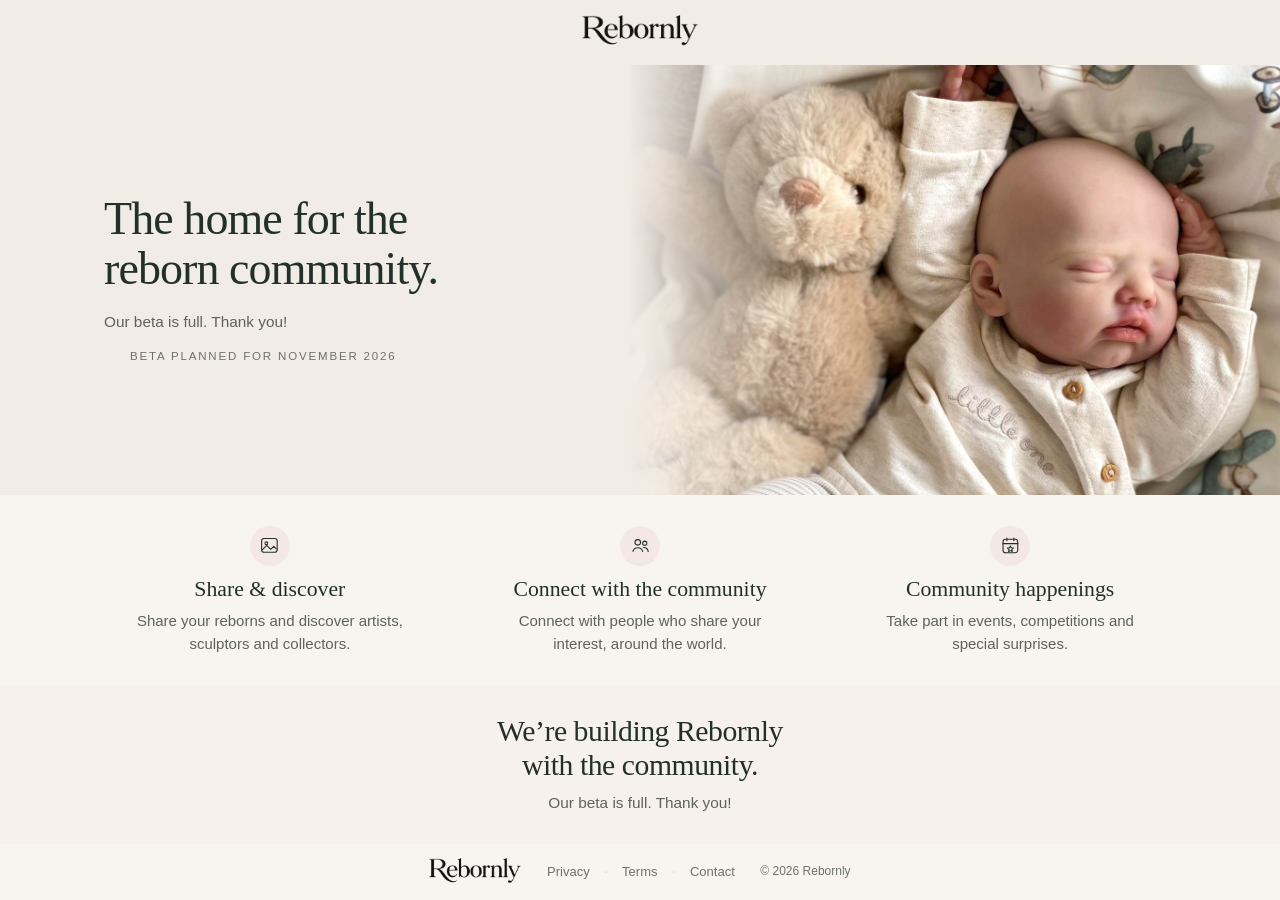
<file: index.html>
<!doctype html>
<html lang="en">
<head>
  <meta charset="utf-8">
  <meta name="viewport" content="width=device-width,initial-scale=1,viewport-fit=cover">
  <meta name="referrer" content="no-referrer">
  <meta http-equiv="Content-Security-Policy" content="default-src 'none'; img-src 'self'; style-src 'unsafe-inline'; script-src 'unsafe-inline'; base-uri 'none'; form-action 'none'; connect-src https://cavjsnlmktsjlofhokkg.supabase.co">
  <meta name="description" content="Rebornly is a new community in development for reborn collectors, artists and sculptors.">
  <meta name="theme-color" content="#f8f5f0">
  <title>Rebornly — The home for the reborn community</title>
  <meta property="og:type" content="website">
  <meta property="og:site_name" content="Rebornly">
  <meta property="og:title" content="Rebornly — The home for the reborn community">
  <meta property="og:description" content="Rebornly is a new community in development for reborn collectors, artists and sculptors.">
  <meta property="og:url" content="https://rebornlyapp.com/">
  <meta property="og:image" content="https://rebornlyapp.com/assets/images/Codex-bild 26 sep. 2026 21_14_11.png">
  <meta property="og:image:width" content="1200">
  <meta property="og:image:height" content="630">
  <meta property="og:image:alt" content="A sleeping reborn baby next to a teddy bear.">
  <meta name="twitter:card" content="summary_large_image">
  <link rel="icon" type="image/png" href="/assets/branding/favicon2.png">
  <link rel="apple-touch-icon" href="/assets/branding/favicon.png">
  <script>
    (() => {
      const hashParams = new URLSearchParams(location.hash.startsWith('#') ? location.hash.slice(1) : '');
      const queryParams = new URLSearchParams(location.search);
      const type = hashParams.get('type') || queryParams.get('type');
      const accessToken = hashParams.get('access_token');

      if (type === 'recovery') {
        location.replace('/r/AUTH-06' + location.hash);
        return;
      }

      if (type === 'signup' || type === 'email') {
        location.replace('/r/AUTH-03' + location.hash);
        return;
      }

      window.__REBORNLY_AUTH_FALLBACK__ = Boolean(accessToken);
    })();
  </script>
  <style>
    :root {
      color-scheme: light;
      --ivory:#f8f5f0;          /* the page */
      --wash:#f2ece6;           /* the hero's warm band on wide screens */
      --wash-soft:#f6f1ec;      /* the quiet band the waitlist sits on */
      --rose-wash:#f4e8e4;      /* the round icon fills */
      --heart:#c9a9a1;          /* the one ornament, on the rule */
      --ink:#22302a;            /* headings, 12.7:1 on the ivory */
      --body:#5e625c;           /* body text, 5.7:1 */
      --muted:#6e7269;          /* small print, 4.6:1 */
      --sage:#6a7569;           /* the call to action, 4.8:1 with white */
      --sage-deep:#5b6658;
      --line:#e7ded6;
      --shadow:rgba(90,72,56,.10);
      --serif:"Noto Serif","DM Serif Display",Georgia,"Times New Roman",serif;
      --sans:Inter,Roboto,"Helvetica Neue",Arial,system-ui,-apple-system,sans-serif;
      --gutter:clamp(20px,5vw,72px);
      --page:1200px;
      --hero-left:max(var(--gutter),calc((100vw - var(--page)) / 2 + var(--gutter)));
    }
    * { box-sizing:border-box; }
    html { background:var(--ivory); scroll-behavior:smooth; }
    body {
      margin:0; min-width:320px; min-height:100svh; display:flex; flex-direction:column;
      background:var(--ivory); color:var(--body);
      font-family:var(--sans); font-size:16px; line-height:1.6;
      -webkit-font-smoothing:antialiased; text-rendering:optimizeLegibility;
    }
    h1,h2,h3 { font-family:var(--serif); color:var(--ink); font-weight:400; margin:0; text-wrap:balance; }
    a { color:inherit; }
    img { display:block; max-width:100%; }
    .shell { width:min(100%,var(--page)); margin:0 auto; padding-inline:var(--gutter); }
    /* The page fills the window; whatever is left over goes to the hero. */
    main { flex:1 0 auto; display:flex; flex-direction:column; }
    .hero { flex:1 1 auto; }

    /* --- the bar: small, quiet, the same colour as what sits under it ------ */
    .masthead { background:var(--wash); }
    .masthead .shell { display:flex; align-items:center; justify-content:center;
                       min-height:clamp(62px,7.2svh,74px); padding-block:8px; }
    .wordmark img { width:clamp(112px,9vw,132px); height:auto; mix-blend-mode:multiply; }

    /* --- buttons ---------------------------------------------------------- */
    .button {
      display:inline-flex; align-items:center; gap:10px; min-height:44px; padding:15px 26px; border:0; border-radius:999px;
      background:var(--sage); color:#fff; font:600 15px/1 var(--sans); text-decoration:none; cursor:pointer;
      transition:background-color .18s ease, transform .18s ease;
    }
    .button:hover { background:var(--sage-deep); }
    .button:active { transform:translateY(1px); }
    .button:focus-visible { outline:3px solid var(--sage-deep); outline-offset:3px; }
    .button .arrow { width:16px; height:16px; flex:none; }

    /* --- hero ------------------------------------------------------------- */
    /* Wide: the words on the warm band, the picture out to the right edge.
       Narrow: the photograph leads and the words follow under it. */
    .hero { display:grid; grid-template-columns:minmax(0,1fr) minmax(0,1.04fr);
            grid-template-areas:". pic" "title pic" "copy pic" ". pic";
            grid-template-rows:1fr auto auto 1fr;
            min-height:clamp(230px,32svh,380px);
            background:var(--wash); }
    .hero h1 { grid-area:title; box-sizing:content-box; margin:0;
               padding:clamp(14px,2svh,36px) clamp(24px,4vw,56px) 0 var(--hero-left);
               font-size:clamp(30px,min(3.8vw,5.2svh),46px); line-height:1.08;
               letter-spacing:-.02em; max-width:17ch; }
    .hero .copy { grid-area:copy; display:flex; flex-direction:column;
                  padding:0 clamp(24px,4vw,56px) clamp(14px,2svh,36px) var(--hero-left); }
    .hero .lead { margin:clamp(12px,1.8svh,20px) 0 0; max-width:44ch;
                  font-size:clamp(15px,1.2vw,17px); line-height:1.55; }
    .hero .button { align-self:flex-start; margin-top:clamp(16px,2.2svh,26px); }
    /* The small line starts where the button's label starts. */
    .note { margin:clamp(10px,1.5svh,16px) 0 0; padding-left:26px; color:var(--muted);
            font-size:11.5px; letter-spacing:.16em; text-transform:uppercase; }
    .hero-figure { grid-area:pic; position:relative; margin:0; overflow:hidden; }
    .hero-figure img { position:absolute; inset:0; width:100%; height:100%;
                       object-fit:cover; object-position:64% 42%; }
    /* The picture melts into the warm band on its left. */
    .hero-figure::after { content:""; position:absolute; inset:0; pointer-events:none;
      background:linear-gradient(90deg,var(--wash) 0%,rgba(242,236,230,.55) 14%,rgba(242,236,230,0) 34%); }

    /* --- the rule that separates the hero from the three ------------------ */
    /* Only where the hero and the blocks share one ground: on a wide screen
       the bands' own colours already do this work. */
    .divider { display:none; }
    /* --- what it is ------------------------------------------------------- */
    .values { background:var(--ivory); }
    .values .shell { padding-block:clamp(22px,3.4svh,50px); display:grid;
                     grid-template-columns:repeat(3,minmax(0,1fr)); grid-template-rows:repeat(3,auto);
                     gap:0 clamp(18px,3vw,48px); }
    /* The three share their rows, so the lines meet even when a title wraps. */
    .value { text-align:center; display:grid; grid-row:span 3; grid-template-rows:subgrid; align-content:start; }
    .value .icon { width:clamp(40px,4.4svh,48px); aspect-ratio:1; margin:0 auto 10px;
                   display:grid; place-items:center; border-radius:50%; background:var(--rose-wash); }
    .value .icon svg { width:52%; height:auto; stroke:var(--ink); fill:none;
                       stroke-width:1.25; stroke-linecap:round; stroke-linejoin:round; }
    .value h2 { font-size:clamp(19px,1.7vw,23px); line-height:1.24; align-self:start; }
    .value p { margin:6px auto 0; max-width:34ch; font-size:15px; line-height:1.55; }

    /* --- the waitlist ----------------------------------------------------- */
    .beta { background:var(--wash-soft); }
    .beta .shell { padding-block:clamp(22px,3.1svh,50px); display:grid; justify-items:center; text-align:center; }
    .beta h2 { font-size:clamp(22px,min(2.4vw,3.3svh),32px); line-height:1.16;
               letter-spacing:-.015em; max-width:22ch; }
    .beta .lead { margin:clamp(6px,1svh,12px) 0 0; max-width:40ch; font-size:clamp(15px,1.2vw,17px); }
    .beta .button { margin-top:clamp(14px,1.9svh,22px); }

    /* --- the auth fallback the app relies on ------------------------------ */
    #fallback { display:none; margin:clamp(20px,3vw,28px) 0 0; padding:18px; border:1px solid var(--line);
                border-radius:18px; background:#fffdfb; box-shadow:0 18px 50px var(--shadow); max-width:44ch; }
    #fallback p { margin:0; font-size:14px; line-height:1.55; }
    #fallback button { width:100%; margin-top:14px; }

    /* --- foot ------------------------------------------------------------- */
    footer { background:var(--ivory); }
    footer .shell { padding-block:clamp(12px,1.6svh,22px); display:flex; flex-wrap:wrap;
                    align-items:center; justify-content:center; gap:6px clamp(14px,2vw,26px); text-align:center; }
    footer .wordmark img { width:clamp(92px,7vw,104px); }
    .footer-links { display:flex; flex-wrap:wrap; justify-content:center; align-items:center; gap:4px 14px; }
    .footer-links a { color:var(--muted); font-size:13px; text-decoration:none; }
    .footer-links a:hover, .footer-links a:focus-visible { color:var(--ink); text-decoration:underline; }
    .footer-links a:focus-visible { outline:3px solid var(--ink); outline-offset:4px; border-radius:2px; }
    .footer-links span { color:var(--line); }
    footer .copyright { margin:0; color:var(--muted); font-size:12px; }

    /* --- narrow: the photograph leads ------------------------------------- */
    @media (max-width:760px) {
      /* A white bar, then the photograph with a clean edge on both sides of
         it, then the words centred under it. */
      .masthead { background:#fff; backdrop-filter:none; -webkit-backdrop-filter:none; }
      .hero { grid-template-columns:1fr; grid-template-rows:auto; grid-template-areas:"pic" "title" "copy";
              min-height:0; padding-block:0; background:var(--ivory); }
      .hero-figure { height:clamp(300px,54svh,540px); }
      .hero-figure img { position:static; width:100%; height:100%; object-position:52% 26%; }
      /* The bar keeps its clean edge; the picture's lower half melts
         into the page over a long distance instead of stopping. */
      .hero-figure::after { background:linear-gradient(0deg,
          var(--ivory) 0%, rgba(248,245,240,.94) 12%, rgba(248,245,240,.72) 24%,
          rgba(248,245,240,.40) 36%, rgba(248,245,240,.14) 46%, rgba(248,245,240,0) 56%); }
      .hero h1 { padding:clamp(26px,7vw,38px) var(--gutter) 0; text-align:center;
                 font-size:clamp(29px,8.6vw,38px); line-height:1.1; max-width:none; text-wrap:balance; }
      .hero .copy { align-items:center; text-align:center;
                    padding:0 var(--gutter) clamp(30px,7vw,44px); }
      .hero .lead { margin-top:clamp(12px,3.4vw,18px); max-width:34ch; font-size:17px; line-height:1.5; }
      .hero .button { align-self:center; margin-top:clamp(20px,5.4vw,28px); padding-inline:34px; }
      .note { margin-top:clamp(14px,3.6vw,20px); padding-left:0; text-align:center; }
      #fallback { margin-inline:auto; text-align:left; }
      .divider { display:flex; align-items:center; gap:clamp(12px,3.6vw,20px);
                 width:min(100%,var(--page)); margin:0 auto; padding-inline:var(--gutter); }
      .divider::before, .divider::after { content:""; flex:1; height:1px; background:var(--line); }
      .divider svg { width:clamp(15px,4.4vw,19px); height:auto; flex:none;
                     stroke:var(--heart); fill:none; stroke-width:1.5;
                     stroke-linecap:round; stroke-linejoin:round; }
      .values .shell { grid-template-columns:1fr; grid-template-rows:none;
                       padding-block:clamp(26px,6vw,38px); gap:clamp(22px,5.4vw,30px); }
      .value { display:block; grid-row:auto; }
      .value .icon { width:44px; margin-bottom:10px; }
      .value h2 { font-size:clamp(24px,7.2vw,28px); }
      .value p { margin-top:8px; max-width:34ch; font-size:17px; line-height:1.5; }
      .beta .shell { padding-block:clamp(34px,8vw,46px); }
      .beta h2 { font-size:clamp(28px,8.6vw,36px); max-width:16ch; }
      .beta .lead { font-size:17px; }
      footer .shell { display:grid; justify-items:center; padding-block:22px; gap:10px; }
    }
    @media (prefers-reduced-motion:reduce) {
      html { scroll-behavior:auto; }
      *,*::before,*::after { animation-duration:.01ms !important; animation-iteration-count:1 !important; transition-duration:.01ms !important; }
    }
  </style>
</head>
<body>
  <header class="masthead">
    <div class="shell">
      <span class="wordmark"><img src="/assets/branding/rebornly_logo.png" alt="Rebornly" width="539" height="160"></span>
    </div>
  </header>

  <main>
    <section class="hero" aria-labelledby="hero-title">
      <h1 id="hero-title">The home for the reborn community.</h1>

      <figure class="hero-figure">
        <picture>
          <source media="(max-width:760px)" srcset="/assets/images/hero-portrait.jpg" width="1080" height="1350">
          <img src="/assets/images/hero.jpg" alt="A reborn baby doll asleep in a cream romper, next to a teddy bear on a patterned blanket." width="1440" height="915" fetchpriority="high" decoding="async">
        </picture>
      </figure>

      <div class="copy">
        <p class="lead">Our beta is full. Thank you!</p>
        <p class="note">Beta planned for November 2026</p>
        <div id="fallback" role="status" aria-live="polite">
          <p>A secure Rebornly account session is active. If you requested a password reset, continue below.</p>
          <button class="button" id="continueRecovery" type="button">Continue password reset</button>
        </div>
      </div>
    </section>

    <div class="divider" aria-hidden="true">
      <svg viewBox="0 0 24 24" focusable="false"><path d="M12 20.2S3.8 15.4 3.8 9.9a4.1 4.1 0 0 1 7.4-2.5l.8 1 .8-1a4.1 4.1 0 0 1 7.4 2.5c0 5.5-8.2 10.3-8.2 10.3Z"/></svg>
    </div>

    <section class="values" aria-label="What Rebornly is for">
      <div class="shell">
        <article class="value">
          <div class="icon" aria-hidden="true">
            <svg viewBox="0 0 24 24" focusable="false"><rect x="3" y="4" width="18" height="16" rx="3"/><circle cx="8.5" cy="9.5" r="1.6"/><path d="m4 17 5-5 4.5 4.5L17 13l3 3"/></svg>
          </div>
          <h2>Share &amp; discover</h2>
          <p>Share your reborns and discover artists, sculptors and collectors.</p>
        </article>
        <article class="value">
          <div class="icon" aria-hidden="true">
            <svg viewBox="0 0 24 24" focusable="false"><circle cx="9" cy="8.5" r="3.2"/><path d="M3.4 19a5.8 5.8 0 0 1 11.2 0"/><circle cx="17" cy="9.5" r="2.4"/><path d="M15.6 14.4A5 5 0 0 1 21 19"/></svg>
          </div>
          <h2>Connect with the community</h2>
          <p>Connect with people who share your interest, around the world.</p>
        </article>
        <article class="value">
          <div class="icon" aria-hidden="true">
            <svg viewBox="0 0 24 24" focusable="false"><rect x="3.5" y="5" width="17" height="15.5" rx="3"/><path d="M8 3.5v3M16 3.5v3M3.5 10h17"/><path d="m12 12.6 1 2.2 2.4.3-1.8 1.7.5 2.4-2.1-1.2-2.1 1.2.5-2.4-1.8-1.7 2.4-.3Z"/></svg>
          </div>
          <h2>Community happenings</h2>
          <p>Take part in events, competitions and special surprises.</p>
        </article>
      </div>
    </section>

    <section class="beta" id="waitlist" aria-labelledby="beta-title">
      <div class="shell">
        <h2 id="beta-title">We’re building Rebornly with the community.</h2>
        <p class="lead">Our beta is full. Thank you!</p>
      </div>
    </section>
  </main>

  <footer>
    <div class="shell">
      <span class="wordmark"><img src="/assets/branding/rebornly_logo.png" alt="Rebornly" width="539" height="160"></span>
      <nav class="footer-links" aria-label="Site documents">
        <a href="/privacy/">Privacy</a>
        <span aria-hidden="true">·</span>
        <a href="/terms/">Terms</a>
        <span aria-hidden="true">·</span>
        <a href="/contact/">Contact</a>
      </nav>
      <p class="copyright">© 2026 Rebornly</p>
    </div>
  </footer>

  <script>
    (() => {
      if (!window.__REBORNLY_AUTH_FALLBACK__) return;
      const fallback = document.getElementById('fallback');
      fallback.style.display = 'block';
      document.getElementById('continueRecovery').addEventListener('click', () => {
        location.replace('/r/AUTH-06' + location.hash);
      });
    })();
  </script>
  <script>
    // WEB-01: a visit through a shared link (rebornlyapp.com/?src=instagram) is
    // counted once, anonymously, and the source is then taken out of the address
    // so a reload or a copied link does not count it again. Nothing is stored in
    // the browser. Off -- no request at all -- while INTAKE_URL is empty;
    // switching it on also adds the function's origin to connect-src above.
    (() => {
      const INTAKE_URL = 'https://cavjsnlmktsjlofhokkg.supabase.co/functions/v1/website-intake';
      if (!INTAKE_URL || /(^|[#&])(type|access_token)=/.test(location.hash)) return;
      const params = new URLSearchParams(location.search);
      if (!params.has('src')) return;
      const source = (params.get('src') || '').trim().toLowerCase();
      if (/^[a-z0-9][a-z0-9_-]{0,31}$/.test(source)) {
        fetch(INTAKE_URL, {
          method: 'POST', headers: { 'content-type': 'text/plain;charset=UTF-8' },
          body: JSON.stringify({ type: 'event', event: 'link_visit', source }),
          keepalive: true, credentials: 'omit', referrerPolicy: 'no-referrer',
        }).catch(() => {});
      }
      params.delete('src');
      const query = params.toString();
      history.replaceState(null, '', location.pathname + (query ? '?' + query : '') + location.hash);
    })();
  </script>
</body>
</html>
</file>
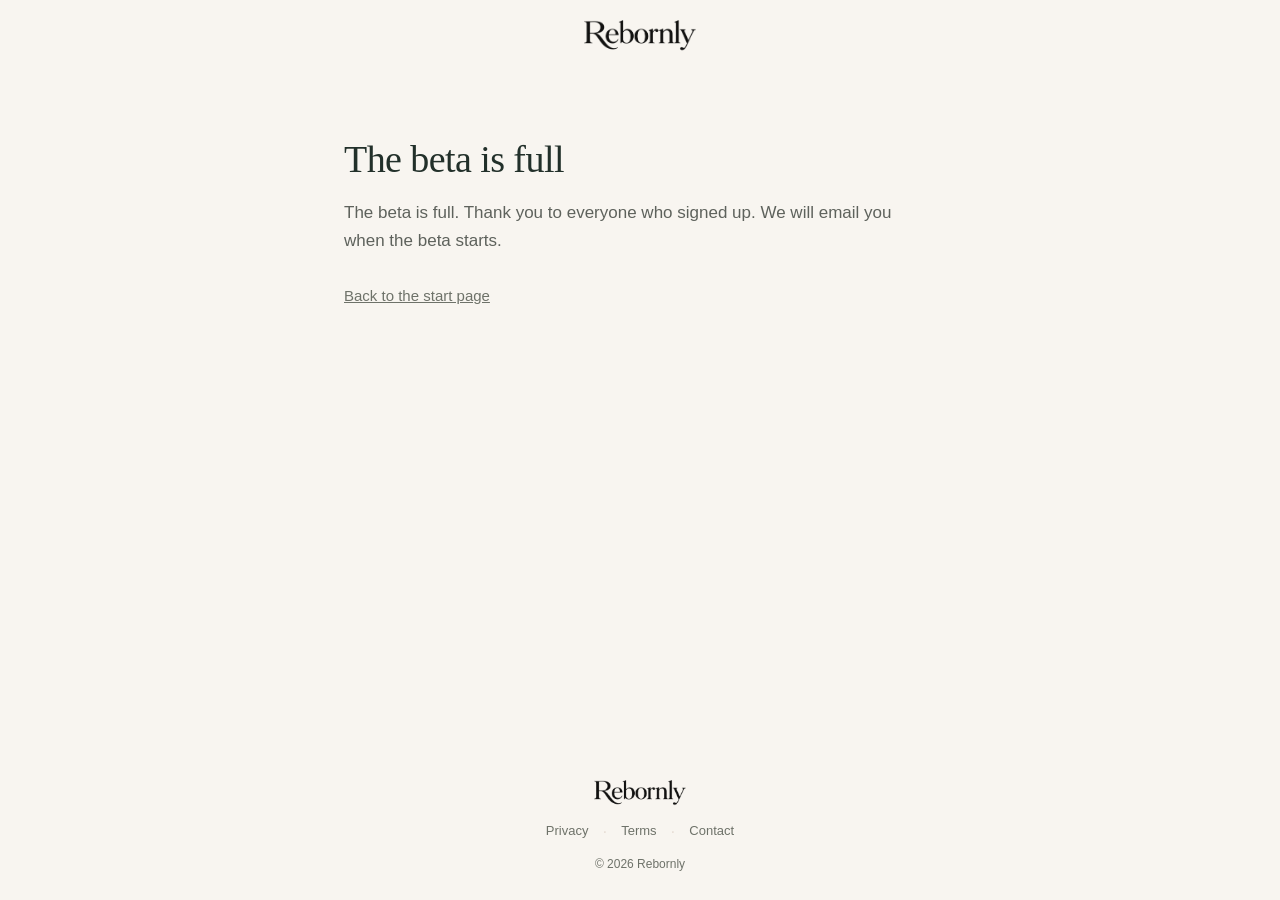
<file: beta/index.html>
<!doctype html>
<html lang="en">
<head>
  <meta charset="utf-8">
  <title>The beta is full — Rebornly</title>
  <meta property="og:type" content="website">
  <meta property="og:site_name" content="Rebornly">
  <meta property="og:title" content="The beta is full — Rebornly">
  <meta property="og:description" content="The Rebornly beta is full.">
  <meta property="og:url" content="https://rebornlyapp.com/beta/">
  <meta property="og:image" content="https://rebornlyapp.com/assets/images/share.jpg">
  <meta property="og:image:width" content="1200">
  <meta property="og:image:height" content="630">
  <meta property="og:image:alt" content="A sleeping reborn baby next to a teddy bear.">
  <meta name="twitter:card" content="summary_large_image">
  <meta name="viewport" content="width=device-width,initial-scale=1,viewport-fit=cover">
  <meta name="referrer" content="no-referrer">
  <meta http-equiv="Content-Security-Policy" content="default-src 'none'; img-src 'self'; style-src 'unsafe-inline'; script-src 'sha256-7avjDzwniMHyl+YQGrLmnlaUGIMhMQwsg7641D3A0A0='; base-uri 'none'; form-action 'none'; connect-src 'none'">
  <meta name="description" content="The Rebornly beta is full.">
  <meta name="theme-color" content="#f8f5f0">
  <meta name="robots" content="noindex">
  <link rel="icon" type="image/png" href="/assets/branding/favicon2.png">
  <style>
    :root {
      color-scheme: light;
      --ivory:#f8f5f0; --ink:#22302a; --body:#5e625c; --muted:#6e7269; --line:#e7ded6;
      --serif:"Noto Serif","DM Serif Display",Georgia,"Times New Roman",serif;
      --sans:Inter,Roboto,"Helvetica Neue",Arial,system-ui,-apple-system,sans-serif;
      --gutter:clamp(20px,5vw,72px);
    }
    * { box-sizing:border-box; }
    html { background:var(--ivory); }
    body {
      margin:0; min-height:100svh; display:flex; flex-direction:column;
      background:var(--ivory); color:var(--body); font-family:var(--sans);
      font-size:17px; line-height:1.6; -webkit-font-smoothing:antialiased;
    }
    .shell { width:min(100%,720px); margin:0 auto; padding-inline:var(--gutter); }
    header .shell { display:flex; align-items:center; justify-content:center; min-height:74px; padding-block:8px; }
    header img { width:112px; height:auto; mix-blend-mode:multiply; display:block; }
    main { flex:1 0 auto; }
    main .shell { padding-block:clamp(30px,7vw,64px); }
    h1 { font-family:var(--serif); color:var(--ink); font-weight:400; margin:0 0 18px;
         font-size:clamp(28px,7vw,38px); line-height:1.14; letter-spacing:-.015em; }
    p { margin:0 0 16px; max-width:60ch; }
    a { color:var(--ink); }
    .back { display:inline-block; margin-top:14px; color:var(--muted); font-size:15px; }
    .back:hover, .back:focus-visible { color:var(--ink); }
    footer .shell { padding-block:26px; display:grid; justify-items:center; gap:10px; text-align:center; }
    .footer-links { display:flex; flex-wrap:wrap; justify-content:center; align-items:center; gap:4px 14px; }
    .footer-links a { color:var(--muted); font-size:13px; text-decoration:none; }
    .footer-links a:hover, .footer-links a:focus-visible { color:var(--ink); text-decoration:underline; }
    .footer-links a:focus-visible, .back:focus-visible, main a:focus-visible { outline:3px solid var(--ink); outline-offset:4px; border-radius:2px; }
    .footer-links span { color:var(--line); }
    footer .copyright { margin:0; color:var(--muted); font-size:12px; }
    footer img { width:92px; height:auto; mix-blend-mode:multiply; display:block; }
    .beta-form label, .beta-form legend { display:block; margin:16px 0 6px; color:var(--ink); font-size:15px; font-weight:600; }
    .beta-form .optional { color:var(--muted); font-weight:400; }
    .beta-form input[type=text], .beta-form input[type=email], .beta-form textarea { width:100%; padding:12px 14px; border:1px solid var(--line); border-radius:10px; background:#fff; color:var(--ink); font:16px/1.4 var(--sans); }
    .beta-form textarea { min-height:110px; resize:vertical; }
    .beta-form input:focus-visible, .beta-form textarea:focus-visible { outline:3px solid var(--ink); outline-offset:2px; }
    .beta-form fieldset { margin:16px 0 0; padding:0; border:0; }
    .beta-form legend { margin-top:0; padding:0; }
    .beta-form .choice, .beta-form .check { display:flex; align-items:flex-start; gap:10px; margin:8px 0 0; color:var(--body); font-weight:400; }
    .beta-form input[type=radio], .beta-form input[type=checkbox] { margin-top:5px; accent-color:var(--ink); }
    .beta-form .hp { position:absolute; left:-10000px; width:1px; height:1px; overflow:hidden; }
    .beta-form .button { display:inline-flex; align-items:center; justify-content:center; margin-top:22px; min-height:46px; padding:0 26px; border:0; border-radius:999px; background:#6a7569; color:#fff; font:600 15px/1 var(--sans); cursor:pointer; }
    .beta-form .button:hover { background:#5b6658; }
    .beta-form .button:focus-visible { outline:3px solid #5b6658; outline-offset:3px; }
    .beta-form .button[disabled] { opacity:.6; cursor:progress; }
    .beta-status { min-height:24px; margin-top:12px; }
  </style>
</head>
<body>
  <header>
    <div class="shell">
      <a href="/"><img src="/assets/branding/rebornly_logo.png" alt="Rebornly" width="539" height="160"></a>
    </div>
  </header>

  <main>
    <div class="shell">
      <h1>The beta is full</h1>
      <div id="betaClosed">
      <p>The beta is full. Thank you to everyone who signed up. We will email
      you when the beta starts.</p>
      </div>
      <form id="betaForm" class="beta-form" hidden novalidate>
        <p>Leave your details and we will invite you when the beta opens.</p>
        <label for="betaName">Name</label>
        <input id="betaName" name="name" type="text" maxlength="80" autocomplete="name" required>
        <label for="betaEmail">Email</label>
        <input id="betaEmail" name="email" type="email" maxlength="254" autocomplete="email" required>
        <fieldset>
          <legend>How active are you in the reborn community?</legend>
          <label class="choice"><input type="radio" name="activity_level" value="new_in_community" required> New in the community</label>
          <label class="choice"><input type="radio" name="activity_level" value="active_sometimes"> Active sometimes</label>
          <label class="choice"><input type="radio" name="activity_level" value="very_active"> Very active</label>
          <label class="choice"><input type="radio" name="activity_level" value="artist_or_sculptor"> Artist or sculptor</label>
        </fieldset>
        <label for="betaMessage">Message <span class="optional">(optional)</span></label>
        <textarea id="betaMessage" name="message" maxlength="1000"></textarea>
        <div class="hp" aria-hidden="true"><label for="betaWebsite">Website</label><input id="betaWebsite" name="website" type="text" tabindex="-1" autocomplete="off"></div>
        <label class="check"><input id="betaAdult" name="adult_confirmed" type="checkbox" required> <span>I am 18 or older.</span></label>
        <label class="check"><input id="betaConsent" name="privacy_consent" type="checkbox" required> <span>I agree that Rebornly may use my details to invite me to the beta and to tell me about the launch, as described in the <a href="/privacy/">Privacy policy</a>. I can withdraw my consent at any time.</span></label>
        <button id="betaSubmit" class="button" type="submit">Send</button>
        <p id="betaStatus" class="beta-status" role="status" aria-live="polite"></p>
      </form>
      <div id="betaDone" hidden tabindex="-1">
        <p><strong>Thank you.</strong> You are on the list. We will email you when the beta opens.</p>
      </div>
      <a class="back" href="/">Back to the start page</a>
    </div>
  </main>

  <footer>
    <div class="shell">
      <img src="/assets/branding/rebornly_logo.png" alt="Rebornly" width="539" height="160">
      <nav class="footer-links" aria-label="Site documents">
        <a href="/privacy/">Privacy</a>
        <span aria-hidden="true">&middot;</span>
        <a href="/terms/">Terms</a>
        <span aria-hidden="true">&middot;</span>
        <a href="/contact/">Contact</a>
      </nav>
      <p class="copyright">&copy; 2026 Rebornly</p>
    </div>
  </footer>
  <script>
    // WEB-01: the beta sign-up form. Nothing here sets a cookie or stores
    // anything in the browser. It stays off -- the page above is all a visitor
    // sees and no request is made -- while INTAKE_URL is empty. Switching it on
    // sets INTAKE_URL, adds the function's origin to connect-src, and updates
    // this script's sha256 in the Content-Security-Policy above.
    (() => {
      const INTAKE_URL = '';
      if (!INTAKE_URL) return;
      const send = (payload) => fetch(INTAKE_URL, {
        method: 'POST', headers: { 'content-type': 'text/plain;charset=UTF-8' },
        body: JSON.stringify(payload), keepalive: true, credentials: 'omit', referrerPolicy: 'no-referrer',
      });
      const form = document.getElementById('betaForm');
      const status = document.getElementById('betaStatus');
      const submit = document.getElementById('betaSubmit');
      const done = document.getElementById('betaDone');
      document.getElementById('betaClosed').hidden = true;
      form.hidden = false;
      send({ type: 'event', event: 'beta_form_open' }).catch(() => {});
      const say = (text) => { status.textContent = text; };
      const MESSAGES = {
        invalid: 'Please check your details and try again.',
        busy: 'Too many sign-ups right now. Please try again in a little while.',
        closed: 'The beta list is not open yet. Please try again soon.',
        unavailable: 'Something went wrong on our side. Please try again in a moment.',
      };
      form.addEventListener('submit', async (event) => {
        event.preventDefault();
        const data = new FormData(form);
        const name = String(data.get('name') || '').trim();
        const email = String(data.get('email') || '').trim();
        const activity = data.get('activity_level');
        const message = String(data.get('message') || '').trim();
        if (!name) return say('Please enter your name.');
        if (!/^[^@\s]+@[^@\s]+\.[^@\s]+$/.test(email)) return say('Please enter a valid email address.');
        if (!activity) return say('Please choose how active you are in the community.');
        if (!document.getElementById('betaAdult').checked) return say('You need to be 18 or older to join the beta.');
        if (!document.getElementById('betaConsent').checked) return say('Please agree to the Privacy policy to sign up.');
        submit.disabled = true;
        say('Sending…');
        let state = 'unavailable';
        try {
          const response = await send({
            type: 'signup', name, email, activity_level: String(activity), message: message || null,
            adult_confirmed: true, privacy_consent: true, website: String(data.get('website') || ''),
          });
          state = ((await response.json()) || {}).state || 'unavailable';
        } catch { state = 'unavailable'; }
        submit.disabled = false;
        if (state === 'accepted') { form.hidden = true; done.hidden = false; done.focus(); return; }
        say(MESSAGES[state] || MESSAGES.unavailable);
      });
    })();
  </script>
</body>
</html>
</file>
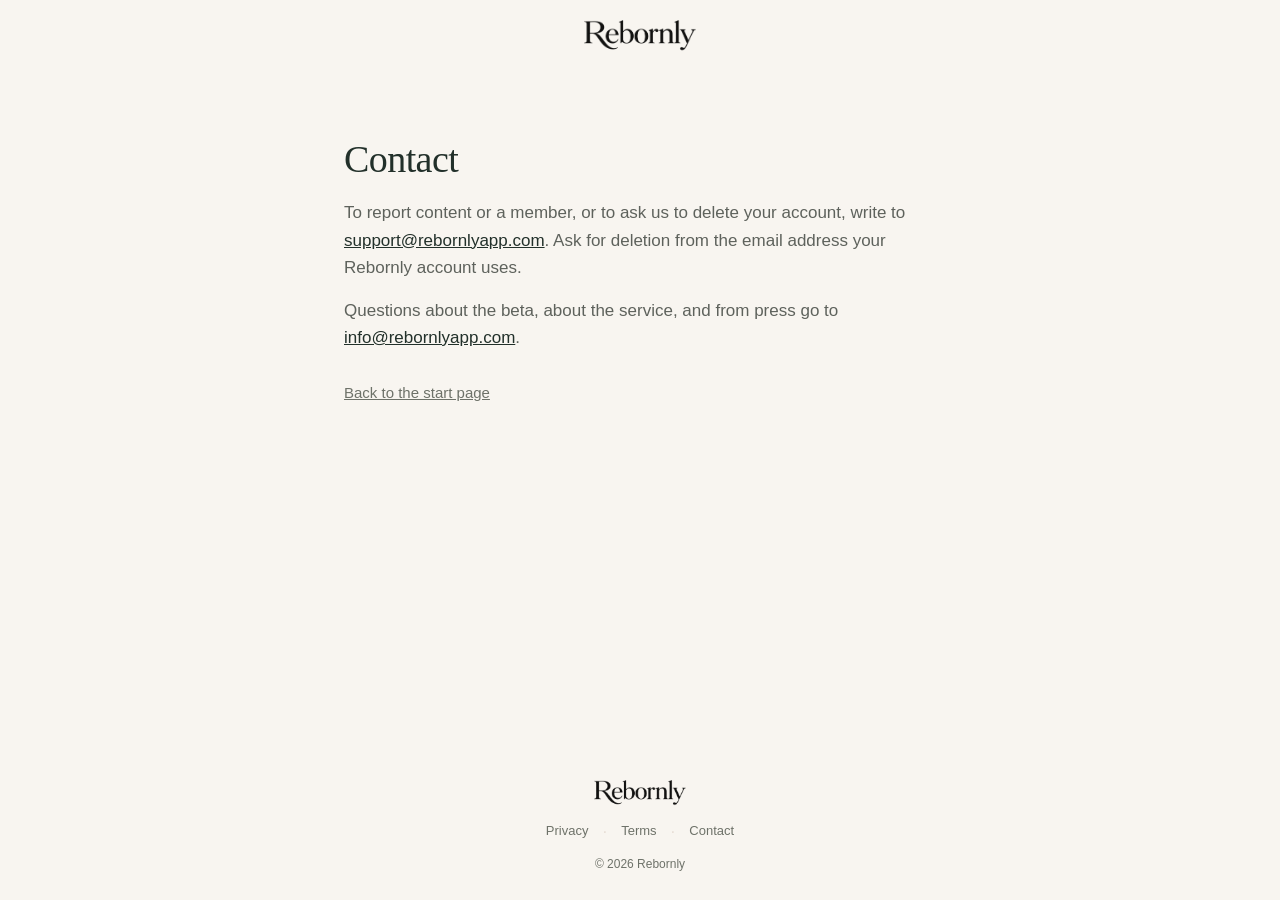
<file: contact/index.html>
<!doctype html>
<html lang="en">
<head>
  <meta charset="utf-8">
  <title>Contact — Rebornly</title>
  <meta name="viewport" content="width=device-width,initial-scale=1,viewport-fit=cover">
  <meta name="referrer" content="no-referrer">
  <meta http-equiv="Content-Security-Policy" content="default-src 'none'; img-src 'self'; style-src 'unsafe-inline'; base-uri 'none'; form-action 'none'">
  <meta name="description" content="Reports and account deletion requests go to support@rebornlyapp.com. Other questions go to info@rebornlyapp.com.">
  <meta name="theme-color" content="#f8f5f0">
  <meta name="robots" content="noindex">
  <link rel="icon" type="image/png" href="/assets/branding/favicon2.png">
  <style>
    :root {
      color-scheme: light;
      --ivory:#f8f5f0; --ink:#22302a; --body:#5e625c; --muted:#6e7269; --line:#e7ded6;
      --serif:"Noto Serif","DM Serif Display",Georgia,"Times New Roman",serif;
      --sans:Inter,Roboto,"Helvetica Neue",Arial,system-ui,-apple-system,sans-serif;
      --gutter:clamp(20px,5vw,72px);
    }
    * { box-sizing:border-box; }
    html { background:var(--ivory); }
    body {
      margin:0; min-height:100svh; display:flex; flex-direction:column;
      background:var(--ivory); color:var(--body); font-family:var(--sans);
      font-size:17px; line-height:1.6; -webkit-font-smoothing:antialiased;
    }
    .shell { width:min(100%,720px); margin:0 auto; padding-inline:var(--gutter); }
    header .shell { display:flex; align-items:center; justify-content:center; min-height:74px; padding-block:8px; }
    header img { width:112px; height:auto; mix-blend-mode:multiply; display:block; }
    main { flex:1 0 auto; }
    main .shell { padding-block:clamp(30px,7vw,64px); }
    h1 { font-family:var(--serif); color:var(--ink); font-weight:400; margin:0 0 18px;
         font-size:clamp(28px,7vw,38px); line-height:1.14; letter-spacing:-.015em; }
    p { margin:0 0 16px; max-width:60ch; }
    a { color:var(--ink); }
    .back { display:inline-block; margin-top:14px; color:var(--muted); font-size:15px; }
    .back:hover, .back:focus-visible { color:var(--ink); }
    footer .shell { padding-block:26px; display:grid; justify-items:center; gap:10px; text-align:center; }
    .footer-links { display:flex; flex-wrap:wrap; justify-content:center; align-items:center; gap:4px 14px; }
    .footer-links a { color:var(--muted); font-size:13px; text-decoration:none; }
    .footer-links a:hover, .footer-links a:focus-visible { color:var(--ink); text-decoration:underline; }
    .footer-links a:focus-visible, .back:focus-visible, main a:focus-visible { outline:3px solid var(--ink); outline-offset:4px; border-radius:2px; }
    .footer-links span { color:var(--line); }
    footer .copyright { margin:0; color:var(--muted); font-size:12px; }
    footer img { width:92px; height:auto; mix-blend-mode:multiply; display:block; }
  </style>
</head>
<body>
  <header>
    <div class="shell">
      <a href="/"><img src="/assets/branding/rebornly_logo.png" alt="Rebornly" width="539" height="160"></a>
    </div>
  </header>

  <main>
    <div class="shell">
      <h1>Contact</h1>
      <p>To report content or a member, or to ask us to delete your account,
      write to <a href="mailto:support@rebornlyapp.com">support@rebornlyapp.com</a>.
      Ask for deletion from the email address your Rebornly account uses.</p>
      <p>Questions about the beta, about the service, and from press go to
      <a href="mailto:info@rebornlyapp.com">info@rebornlyapp.com</a>.</p>
      <a class="back" href="/">Back to the start page</a>
    </div>
  </main>

  <footer>
    <div class="shell">
      <img src="/assets/branding/rebornly_logo.png" alt="Rebornly" width="539" height="160">
      <nav class="footer-links" aria-label="Site documents">
        <a href="/privacy/">Privacy</a>
        <span aria-hidden="true">&middot;</span>
        <a href="/terms/">Terms</a>
        <span aria-hidden="true">&middot;</span>
        <a href="/contact/">Contact</a>
      </nav>
      <p class="copyright">&copy; 2026 Rebornly</p>
    </div>
  </footer>
</body>
</html>
</file>
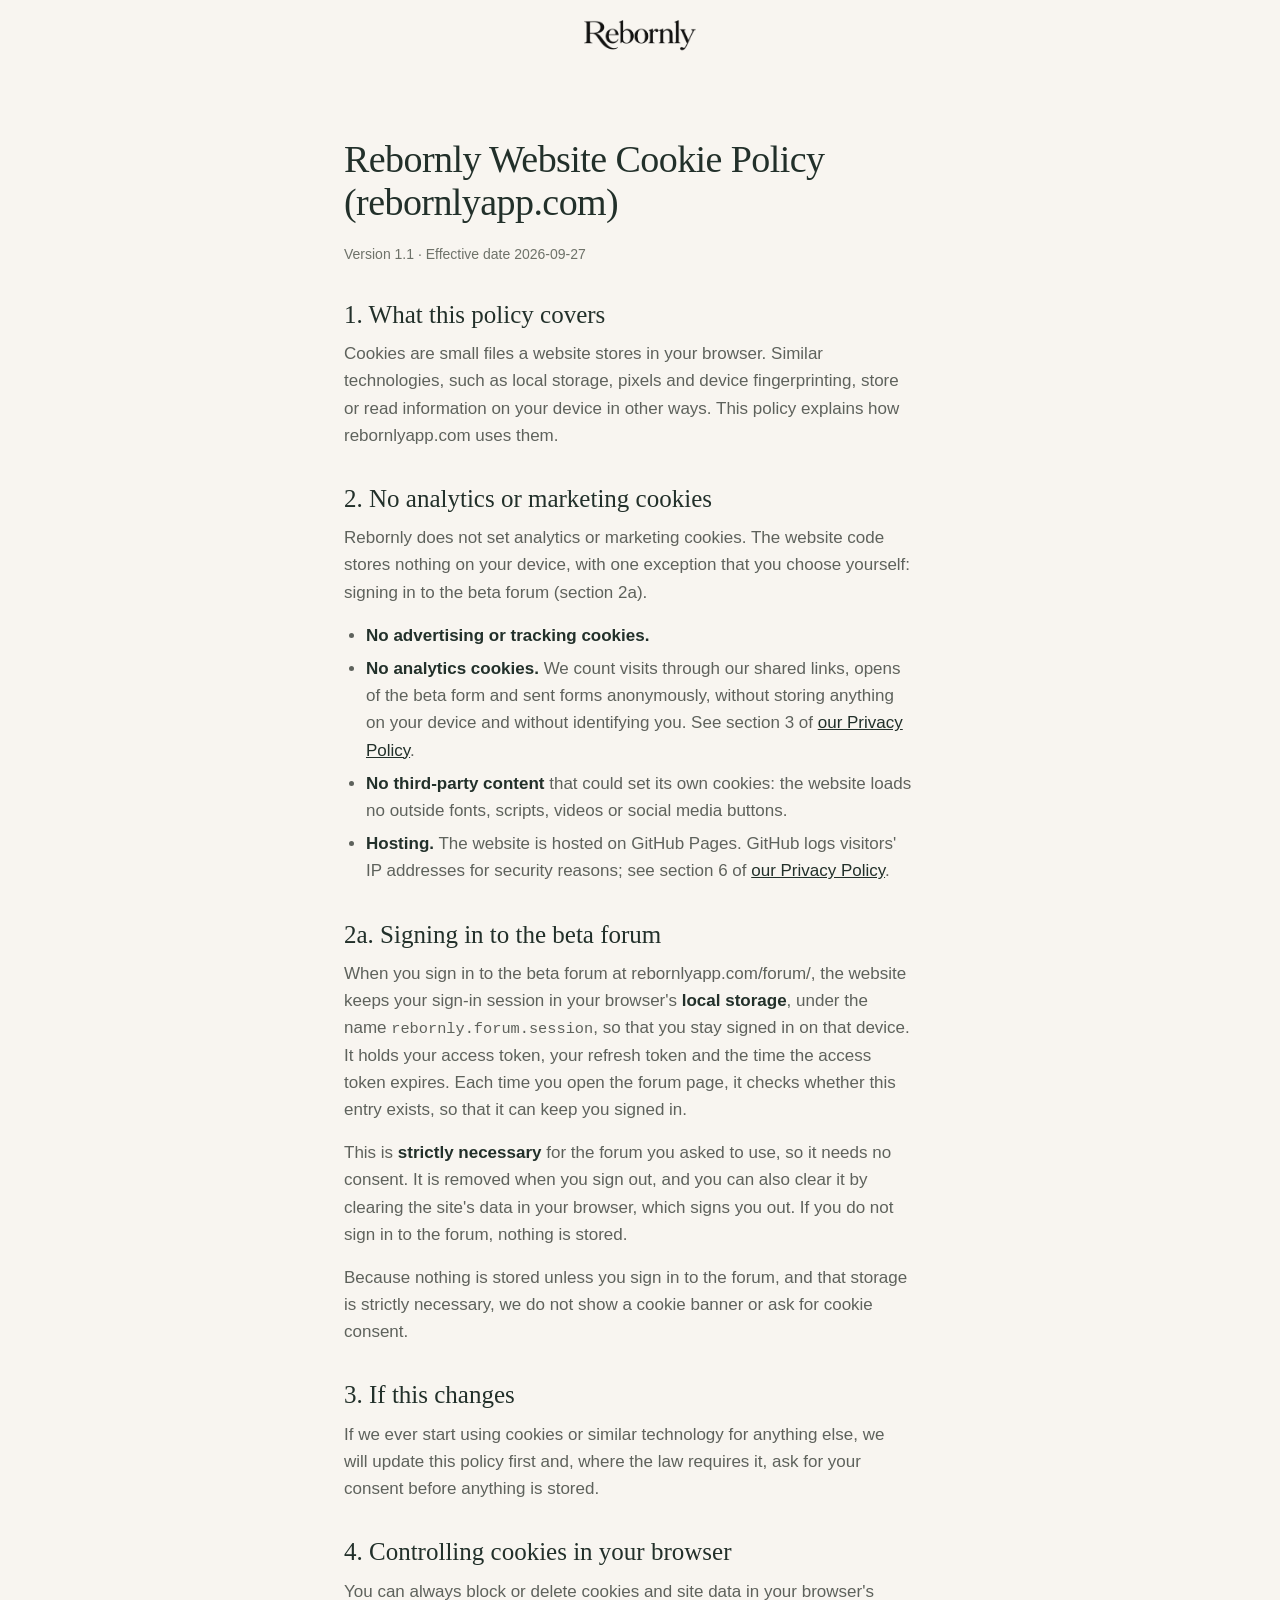
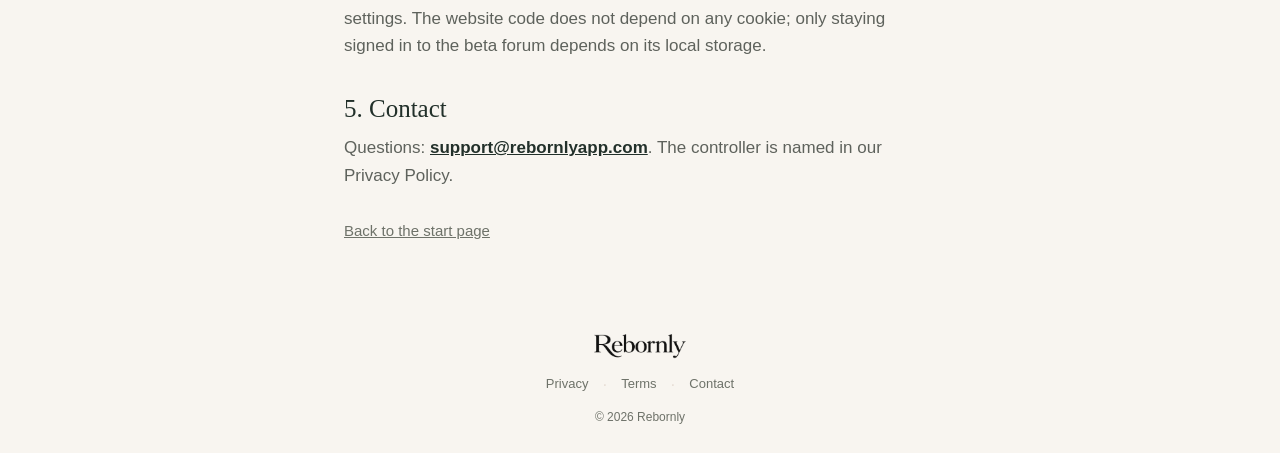
<file: cookies/index.html>
<!doctype html>
<html lang="en">
<head>
  <meta charset="utf-8">
  <title>Cookie policy — Rebornly</title>
  <meta name="viewport" content="width=device-width,initial-scale=1,viewport-fit=cover">
  <meta name="referrer" content="no-referrer">
  <meta http-equiv="Content-Security-Policy" content="default-src 'none'; img-src 'self'; style-src 'unsafe-inline'; base-uri 'none'; form-action 'none'">
  <meta name="description" content="Rebornly website Cookie policy, version 1.1 · effective date 2026-09-27.">
  <meta name="theme-color" content="#f8f5f0">
  <meta name="robots" content="noindex">
  <link rel="icon" type="image/png" href="/assets/branding/favicon2.png">
  <style>
    :root {
      color-scheme: light;
      --ivory:#f8f5f0; --ink:#22302a; --body:#5e625c; --muted:#6e7269; --line:#e7ded6;
      --serif:"Noto Serif","DM Serif Display",Georgia,"Times New Roman",serif;
      --sans:Inter,Roboto,"Helvetica Neue",Arial,system-ui,-apple-system,sans-serif;
      --gutter:clamp(20px,5vw,72px);
    }
    * { box-sizing:border-box; }
    html { background:var(--ivory); }
    body {
      margin:0; min-height:100svh; display:flex; flex-direction:column;
      background:var(--ivory); color:var(--body); font-family:var(--sans);
      font-size:17px; line-height:1.6; -webkit-font-smoothing:antialiased;
    }
    .shell { width:min(100%,720px); margin:0 auto; padding-inline:var(--gutter); }
    header .shell { display:flex; align-items:center; justify-content:center; min-height:74px; padding-block:8px; }
    header img { width:112px; height:auto; mix-blend-mode:multiply; display:block; }
    main { flex:1 0 auto; }
    main .shell { padding-block:clamp(30px,7vw,64px); }
    h1 { font-family:var(--serif); color:var(--ink); font-weight:400; margin:0 0 18px;
         font-size:clamp(28px,7vw,38px); line-height:1.14; letter-spacing:-.015em; }
    p { margin:0 0 16px; max-width:60ch; }
    a { color:var(--ink); }
    .back { display:inline-block; margin-top:14px; color:var(--muted); font-size:15px; }
    .back:hover, .back:focus-visible { color:var(--ink); }
    footer .shell { padding-block:26px; display:grid; justify-items:center; gap:10px; text-align:center; }
    .footer-links { display:flex; flex-wrap:wrap; justify-content:center; align-items:center; gap:4px 14px; }
    .footer-links a { color:var(--muted); font-size:13px; text-decoration:none; }
    .footer-links a:hover, .footer-links a:focus-visible { color:var(--ink); text-decoration:underline; }
    .footer-links a:focus-visible, .back:focus-visible, main a:focus-visible { outline:3px solid var(--ink); outline-offset:4px; border-radius:2px; }
    .footer-links span { color:var(--line); }
    footer .copyright { margin:0; color:var(--muted); font-size:12px; }
    footer img { width:92px; height:auto; mix-blend-mode:multiply; display:block; }
    h2 { font-family:var(--serif); color:var(--ink); font-weight:400; margin:34px 0 10px; font-size:clamp(21px,4.6vw,25px); line-height:1.25; }
    h3 { color:var(--ink); margin:22px 0 6px; font-size:17px; }
    ul, ol { margin:0 0 16px; padding-left:22px; max-width:60ch; }
    li { margin:0 0 6px; }
    strong { color:var(--ink); }
    code { font-size:.9em; }
    .meta { color:var(--muted); font-size:14px; }
    .table { overflow-x:auto; margin:0 0 16px; }
    table { border-collapse:collapse; font-size:15px; min-width:100%; }
    th, td { text-align:left; vertical-align:top; padding:8px 10px; border-bottom:1px solid var(--line); }
    th { color:var(--ink); }
  </style>
</head>
<body>
  <header>
    <div class="shell">
      <a href="/"><img src="/assets/branding/rebornly_logo.png" alt="Rebornly" width="539" height="160"></a>
    </div>
  </header>

  <main>
    <div class="shell">
      <h1>Rebornly Website Cookie Policy (rebornlyapp.com)</h1>
      <p class="meta">Version 1.1 · Effective date 2026-09-27</p>
      <!-- Source of truth: Rebornly repository, docs/legal/website/COOKIE_POLICY.md. Change the text there first. -->
      <h2>1. What this policy covers</h2>
      <p>Cookies are small files a website stores in your browser. Similar technologies,
      such as local storage, pixels and device fingerprinting, store or read information
      on your device in other ways. This policy explains how rebornlyapp.com uses them.</p>
      <h2>2. No analytics or marketing cookies</h2>
      <p>Rebornly does not set analytics or marketing cookies. The website code stores
      nothing on your device, with one exception that you choose yourself: signing in
      to the beta forum (section 2a).</p>
      <ul>
      <li><strong>No advertising or tracking cookies.</strong></li>
      <li><strong>No analytics cookies.</strong> We count visits through our shared links, opens of
        the beta form and sent forms anonymously, without storing anything on your
        device and without identifying you. See section 3 of
        <a href="/privacy/">our Privacy Policy</a>.</li>
      <li><strong>No third-party content</strong> that could set its own cookies: the website loads no
        outside fonts, scripts, videos or social media buttons.</li>
      <li><strong>Hosting.</strong> The website is hosted on GitHub Pages. GitHub logs visitors' IP
        addresses for security reasons; see section 6 of <a href="/privacy/">our Privacy Policy</a>.</li>
      </ul>
      <h2>2a. Signing in to the beta forum</h2>
      <p>When you sign in to the beta forum at rebornlyapp.com/forum/, the website keeps
      your sign-in session in your browser's <strong>local storage</strong>, under the name
      <code>rebornly.forum.session</code>, so that you stay signed in on that device. It holds
      your access token, your refresh token and the time the access token expires.
      Each time you open the forum page, it checks whether this entry exists, so that
      it can keep you signed in.</p>
      <p>This is <strong>strictly necessary</strong> for the forum you asked to use, so it needs no
      consent. It is removed when you sign out, and you can also clear it by clearing
      the site's data in your browser, which signs you out. If you do not sign in to
      the forum, nothing is stored.</p>
      <p>Because nothing is stored unless you sign in to the forum, and that storage is
      strictly necessary, we do not show a cookie banner or ask for cookie consent.</p>
      <h2>3. If this changes</h2>
      <p>If we ever start using cookies or similar technology for anything else, we will
      update this policy first and, where the law requires it, ask for your consent
      before anything is stored.</p>
      <h2>4. Controlling cookies in your browser</h2>
      <p>You can always block or delete cookies and site data in your browser's settings.
      The website code does not depend on any cookie; only staying signed in to the
      beta forum depends on its local storage.</p>
      <h2>5. Contact</h2>
      <p>Questions: <strong><a href="mailto:support@rebornlyapp.com">support@rebornlyapp.com</a></strong>. The controller is named in our Privacy
      Policy.</p>
      <a class="back" href="/">Back to the start page</a>
    </div>
  </main>

  <footer>
    <div class="shell">
      <img src="/assets/branding/rebornly_logo.png" alt="Rebornly" width="539" height="160">
      <nav class="footer-links" aria-label="Site documents">
        <a href="/privacy/">Privacy</a>
        <span aria-hidden="true">&middot;</span>
        <a href="/terms/">Terms</a>
        <span aria-hidden="true">&middot;</span>
        <a href="/contact/">Contact</a>
      </nav>
      <p class="copyright">&copy; 2026 Rebornly</p>
    </div>
  </footer>
</body>
</html>
</file>
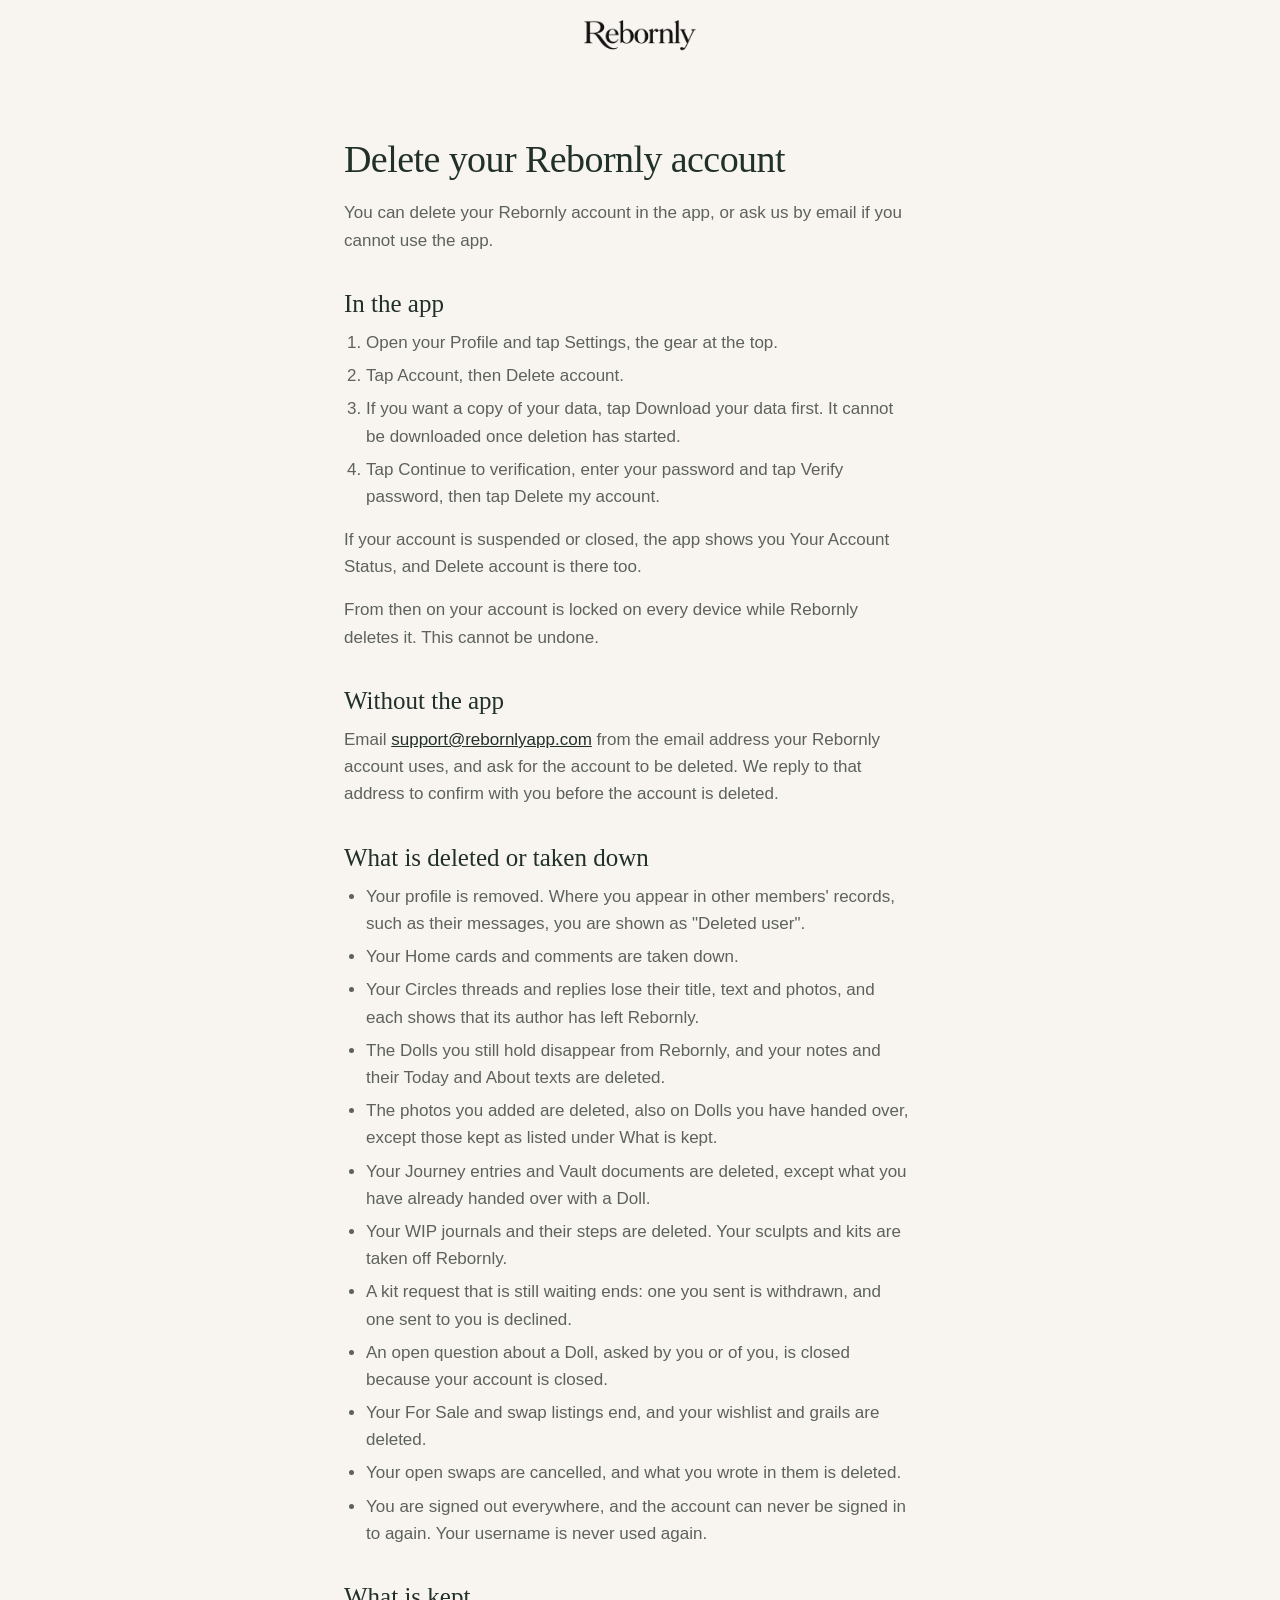
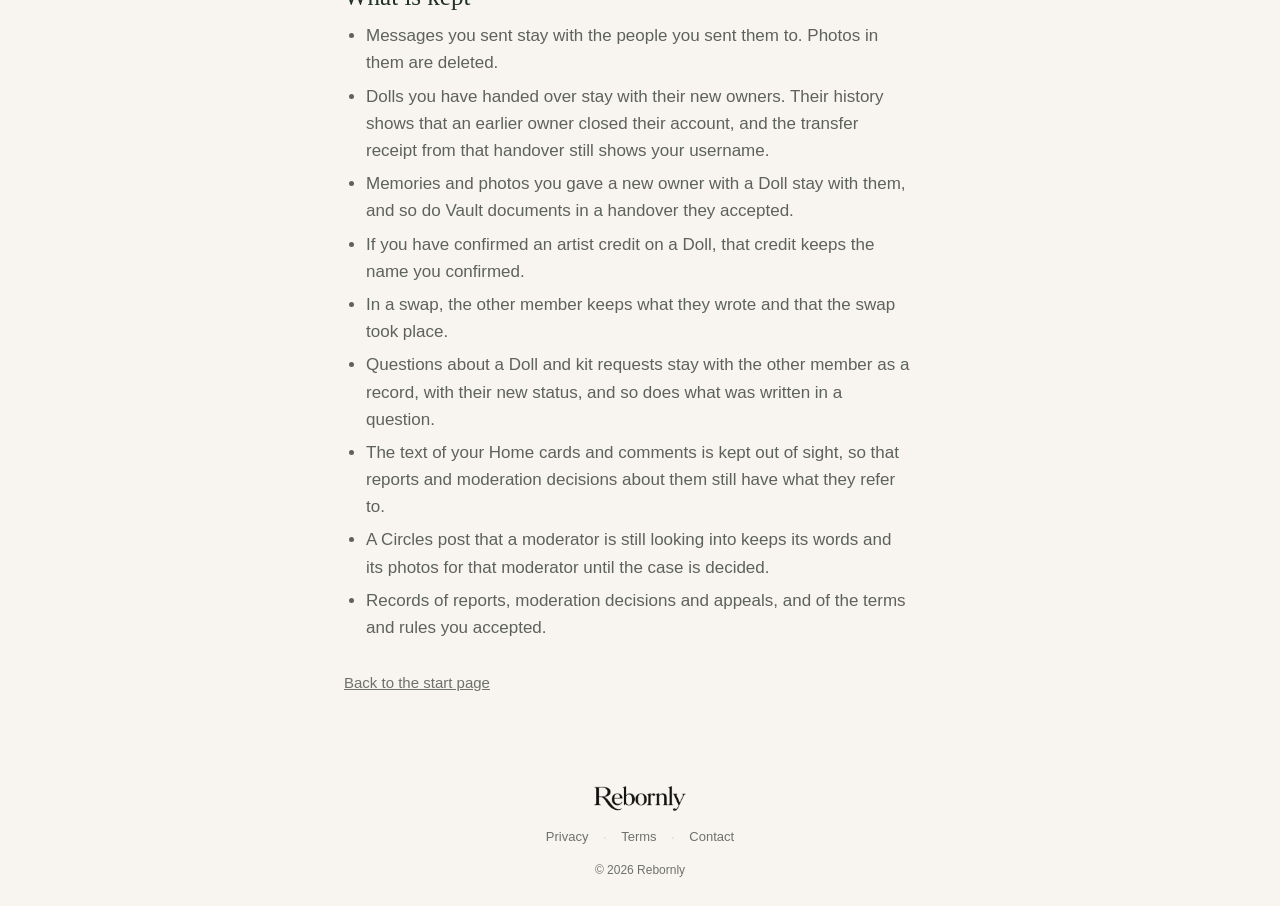
<file: delete-account/index.html>
<!doctype html>
<html lang="en">
<head>
  <meta charset="utf-8">
  <title>Delete your account — Rebornly</title>
  <meta name="viewport" content="width=device-width,initial-scale=1,viewport-fit=cover">
  <meta name="referrer" content="no-referrer">
  <meta http-equiv="Content-Security-Policy" content="default-src 'none'; img-src 'self'; style-src 'unsafe-inline'; base-uri 'none'; form-action 'none'">
  <meta name="description" content="How to delete your Rebornly account, in the app or by email, and what is deleted and what is kept.">
  <meta name="theme-color" content="#f8f5f0">
  <meta name="robots" content="noindex, nofollow">
  <link rel="icon" type="image/png" href="/assets/branding/favicon2.png">
  <style>
    :root {
      color-scheme: light;
      --ivory:#f8f5f0; --ink:#22302a; --body:#5e625c; --muted:#6e7269; --line:#e7ded6;
      --serif:"Noto Serif","DM Serif Display",Georgia,"Times New Roman",serif;
      --sans:Inter,Roboto,"Helvetica Neue",Arial,system-ui,-apple-system,sans-serif;
      --gutter:clamp(20px,5vw,72px);
    }
    * { box-sizing:border-box; }
    html { background:var(--ivory); }
    body {
      margin:0; min-height:100svh; display:flex; flex-direction:column;
      background:var(--ivory); color:var(--body); font-family:var(--sans);
      font-size:17px; line-height:1.6; -webkit-font-smoothing:antialiased;
    }
    .shell { width:min(100%,720px); margin:0 auto; padding-inline:var(--gutter); }
    header .shell { display:flex; align-items:center; justify-content:center; min-height:74px; padding-block:8px; }
    header img { width:112px; height:auto; mix-blend-mode:multiply; display:block; }
    main { flex:1 0 auto; }
    main .shell { padding-block:clamp(30px,7vw,64px); }
    h1 { font-family:var(--serif); color:var(--ink); font-weight:400; margin:0 0 18px;
         font-size:clamp(28px,7vw,38px); line-height:1.14; letter-spacing:-.015em; }
    h2 { font-family:var(--serif); color:var(--ink); font-weight:400; margin:34px 0 10px; font-size:clamp(21px,4.6vw,25px); line-height:1.25; }
    p { margin:0 0 16px; max-width:60ch; }
    ul, ol { margin:0 0 16px; padding-left:22px; max-width:60ch; }
    li { margin:0 0 6px; }
    a { color:var(--ink); overflow-wrap:anywhere; }
    .back { display:inline-block; margin-top:14px; color:var(--muted); font-size:15px; }
    .back:hover, .back:focus-visible { color:var(--ink); }
    footer .shell { padding-block:26px; display:grid; justify-items:center; gap:10px; text-align:center; }
    .footer-links { display:flex; flex-wrap:wrap; justify-content:center; align-items:center; gap:4px 14px; }
    .footer-links a { color:var(--muted); font-size:13px; text-decoration:none; }
    .footer-links a:hover, .footer-links a:focus-visible { color:var(--ink); text-decoration:underline; }
    .footer-links a:focus-visible, .back:focus-visible, main a:focus-visible { outline:3px solid var(--ink); outline-offset:4px; border-radius:2px; }
    .footer-links span { color:var(--line); }
    footer .copyright { margin:0; color:var(--muted); font-size:12px; }
    footer img { width:92px; height:auto; mix-blend-mode:multiply; display:block; }
  </style>
</head>
<body>
  <header>
    <div class="shell">
      <a href="/"><img src="/assets/branding/rebornly_logo.png" alt="Rebornly" width="539" height="160"></a>
    </div>
  </header>

  <main>
    <div class="shell">
      <h1>Delete your Rebornly account</h1>
      <p>You can delete your Rebornly account in the app, or ask us by email
      if you cannot use the app.</p>

      <h2>In the app</h2>
      <ol>
        <li>Open your Profile and tap Settings, the gear at the top.</li>
        <li>Tap Account, then Delete account.</li>
        <li>If you want a copy of your data, tap Download your data first. It
        cannot be downloaded once deletion has started.</li>
        <li>Tap Continue to verification, enter your password and tap Verify
        password, then tap Delete my account.</li>
      </ol>
      <p>If your account is suspended or closed, the app shows you Your
      Account Status, and Delete account is there too.</p>
      <p>From then on your account is locked on every device while Rebornly
      deletes it. This cannot be undone.</p>

      <h2>Without the app</h2>
      <p>Email <a href="mailto:support@rebornlyapp.com">support@rebornlyapp.com</a>
      from the email address your Rebornly account uses, and ask for the
      account to be deleted. We reply to that address to confirm with you
      before the account is deleted.</p>

      <h2>What is deleted or taken down</h2>
      <ul>
        <li>Your profile is removed. Where you appear in other members'
        records, such as their messages, you are shown as "Deleted user".</li>
        <li>Your Home cards and comments are taken down.</li>
        <li>Your Circles threads and replies lose their title, text and photos,
        and each shows that its author has left Rebornly.</li>
        <li>The Dolls you still hold disappear from Rebornly, and your notes
        and their Today and About texts are deleted.</li>
        <li>The photos you added are deleted, also on Dolls you have handed
        over, except those kept as listed under What is kept.</li>
        <li>Your Journey entries and Vault documents are deleted, except what
        you have already handed over with a Doll.</li>
        <li>Your WIP journals and their steps are deleted. Your sculpts and
        kits are taken off Rebornly.</li>
        <li>A kit request that is still waiting ends: one you sent is
        withdrawn, and one sent to you is declined.</li>
        <li>An open question about a Doll, asked by you or of you, is closed
        because your account is closed.</li>
        <li>Your For Sale and swap listings end, and your wishlist and grails
        are deleted.</li>
        <li>Your open swaps are cancelled, and what you wrote in them is
        deleted.</li>
        <li>You are signed out everywhere, and the account can never be signed
        in to again. Your username is never used again.</li>
      </ul>

      <h2>What is kept</h2>
      <ul>
        <li>Messages you sent stay with the people you sent them to. Photos in
        them are deleted.</li>
        <li>Dolls you have handed over stay with their new owners. Their
        history shows that an earlier owner closed their account, and the
        transfer receipt from that handover still shows your username.</li>
        <li>Memories and photos you gave a new owner with a Doll stay with
        them, and so do Vault documents in a handover they accepted.</li>
        <li>If you have confirmed an artist credit on a Doll, that credit keeps
        the name you confirmed.</li>
        <li>In a swap, the other member keeps what they wrote and that the swap
        took place.</li>
        <li>Questions about a Doll and kit requests stay with the other member
        as a record, with their new status, and so does what was written in
        a question.</li>
        <li>The text of your Home cards and comments is kept out of sight, so
        that reports and moderation decisions about them still have what they
        refer to.</li>
        <li>A Circles post that a moderator is still looking into keeps its
        words and its photos for that moderator until the case is
        decided.</li>
        <li>Records of reports, moderation decisions and appeals, and of the
        terms and rules you accepted.</li>
      </ul>

      <a class="back" href="/">Back to the start page</a>
    </div>
  </main>

  <footer>
    <div class="shell">
      <img src="/assets/branding/rebornly_logo.png" alt="Rebornly" width="539" height="160">
      <nav class="footer-links" aria-label="Site documents">
        <a href="/privacy/">Privacy</a>
        <span aria-hidden="true">&middot;</span>
        <a href="/terms/">Terms</a>
        <span aria-hidden="true">&middot;</span>
        <a href="/contact/">Contact</a>
      </nav>
      <p class="copyright">&copy; 2026 Rebornly</p>
    </div>
  </footer>
</body>
</html>
</file>
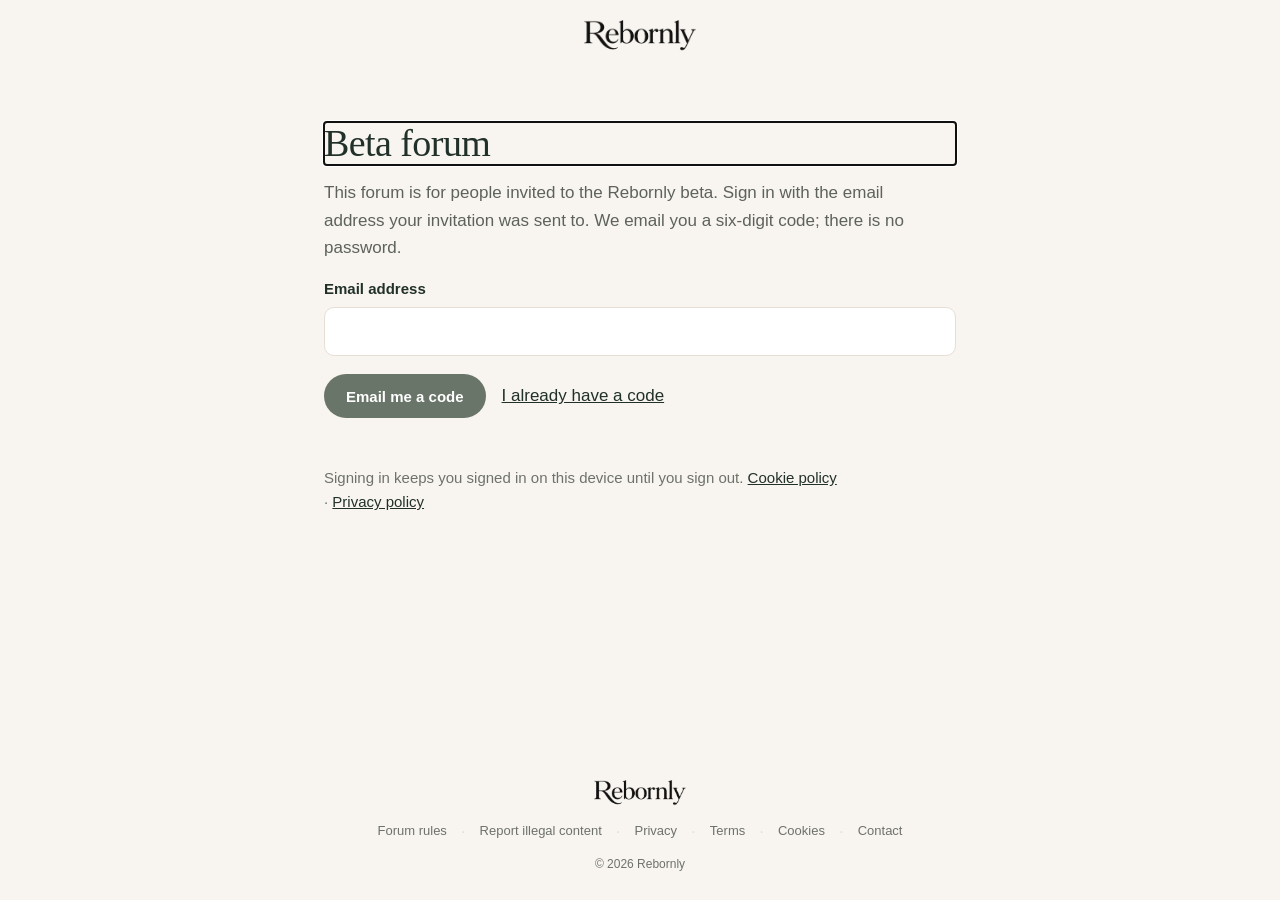
<file: forum/index.html>
<!doctype html>
<html lang="en">
<head>
  <meta charset="utf-8">
  <title>Beta forum — Rebornly</title>
  <meta name="viewport" content="width=device-width,initial-scale=1,viewport-fit=cover">
  <meta name="referrer" content="no-referrer">
  <!-- WEB-02. connect-src stays 'none' while the forum is off. Switching it on
       sets FORUM_URL and FORUM_KEY in config.js and puts the project's origin
       in connect-src here; see docs/forum/RUNBOOK.md. -->
  <meta http-equiv="Content-Security-Policy" content="default-src 'none'; img-src 'self'; style-src 'self'; script-src 'self'; connect-src https://bdbxhduvbkaegzhaupcg.supabase.co; base-uri 'none'; form-action 'none'">
  <meta name="robots" content="noindex, nofollow">
  <meta name="description" content="The closed forum for people invited to the Rebornly beta.">
  <meta name="theme-color" content="#f8f5f0">
  <link rel="icon" type="image/png" href="/assets/branding/favicon2.png">
  <link rel="stylesheet" href="/forum/forum.css">
</head>
<body>
  <header class="site-header">
    <div class="shell">
      <!-- The wordmark leads to the forum's own start: the website has no link
           back to the invitation-only forum (owner, 28 September 2026). -->
      <a href="#/"><img src="/assets/branding/rebornly_logo.png" alt="Rebornly beta forum" width="539" height="160"></a>
    </div>
  </header>

  <main>
    <div class="shell">
      <div id="bar" class="bar" hidden></div>
      <div id="app" aria-live="polite">
        <h1>Beta forum</h1>
        <p>The forum needs JavaScript to work.</p>
      </div>
    </div>
  </main>

  <footer class="site-footer">
    <div class="shell">
      <img src="/assets/branding/rebornly_logo.png" alt="Rebornly" width="539" height="160">
      <nav class="footer-links" aria-label="Site documents">
        <a href="#/rules">Forum rules</a>
        <span aria-hidden="true">&middot;</span>
        <a href="#/notice">Report illegal content</a>
        <span aria-hidden="true">&middot;</span>
        <a href="/privacy/">Privacy</a>
        <span aria-hidden="true">&middot;</span>
        <a href="/terms/">Terms</a>
        <span aria-hidden="true">&middot;</span>
        <a href="/cookies/">Cookies</a>
        <span aria-hidden="true">&middot;</span>
        <a href="/contact/">Contact</a>
      </nav>
      <p class="copyright">&copy; 2026 Rebornly</p>
    </div>
  </footer>

  <script src="/forum/config.js"></script>
  <script src="/forum/forum.js"></script>
</body>
</html>
</file>
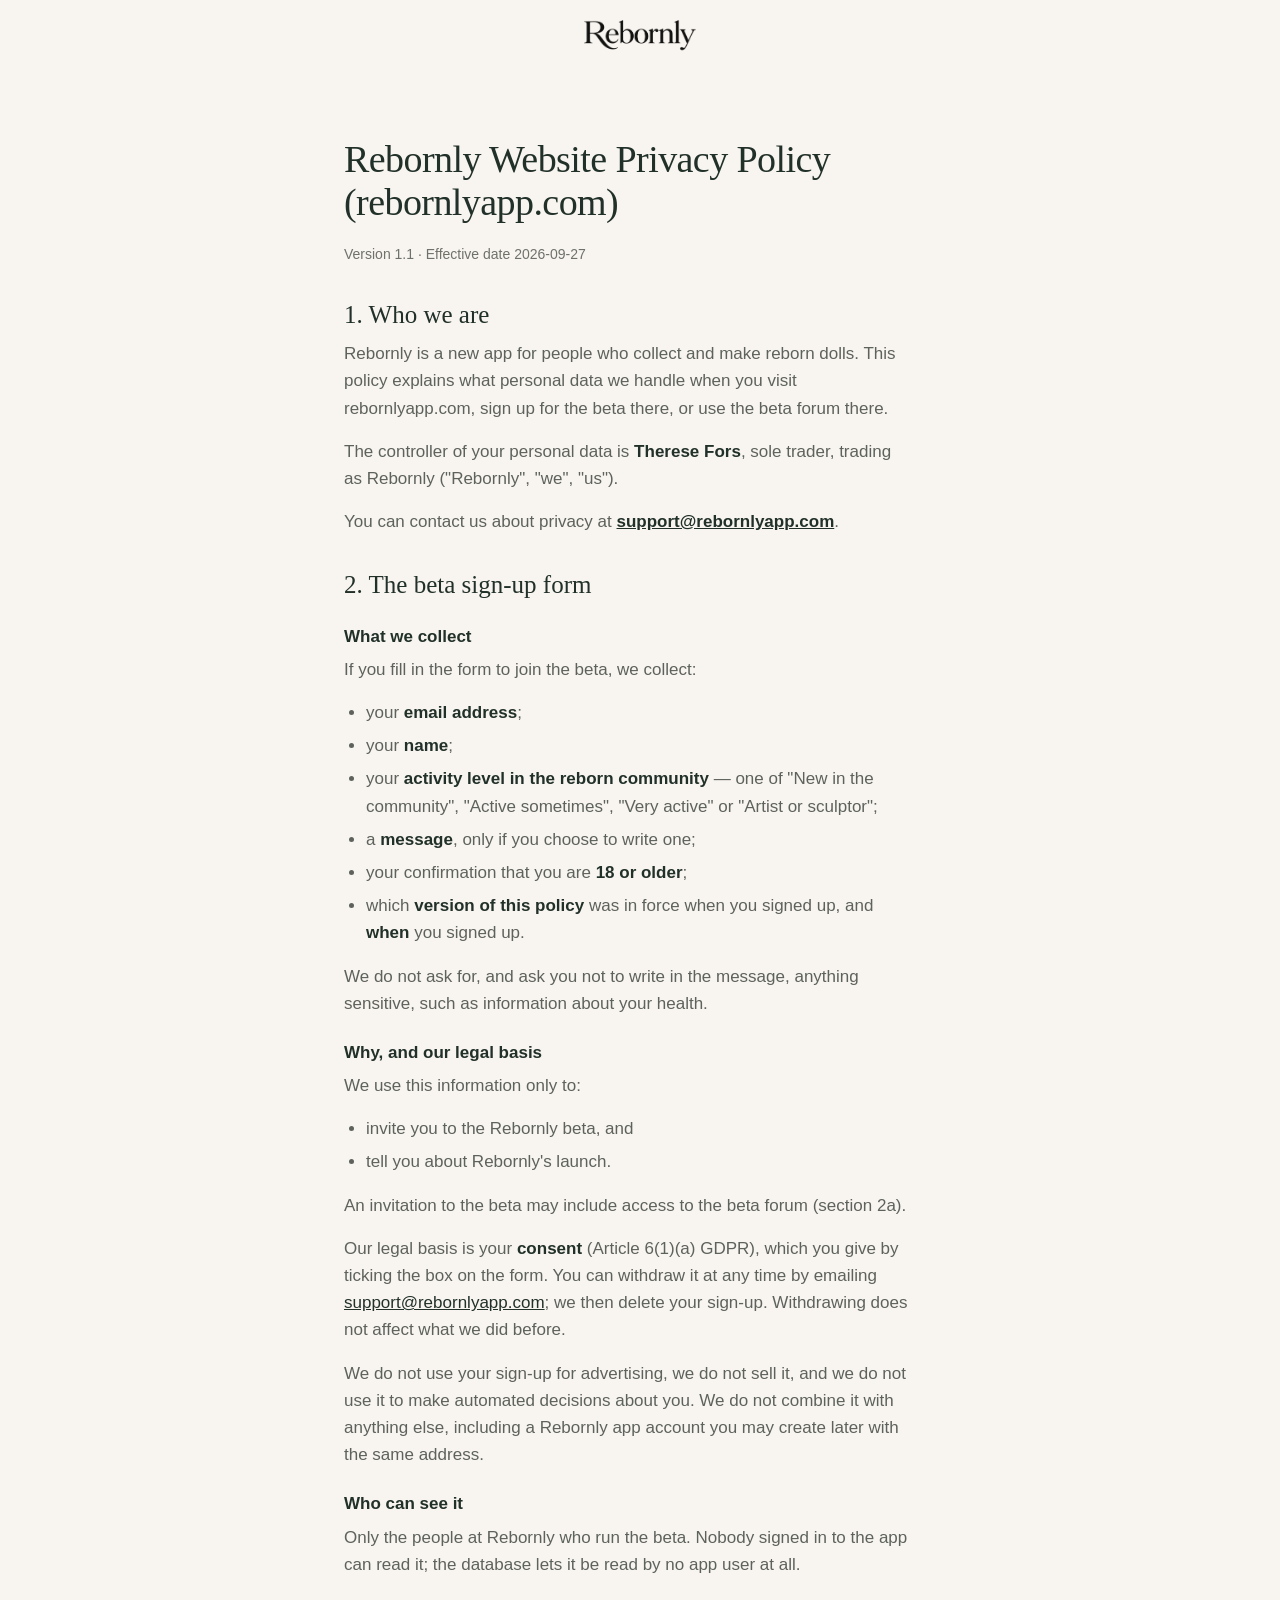
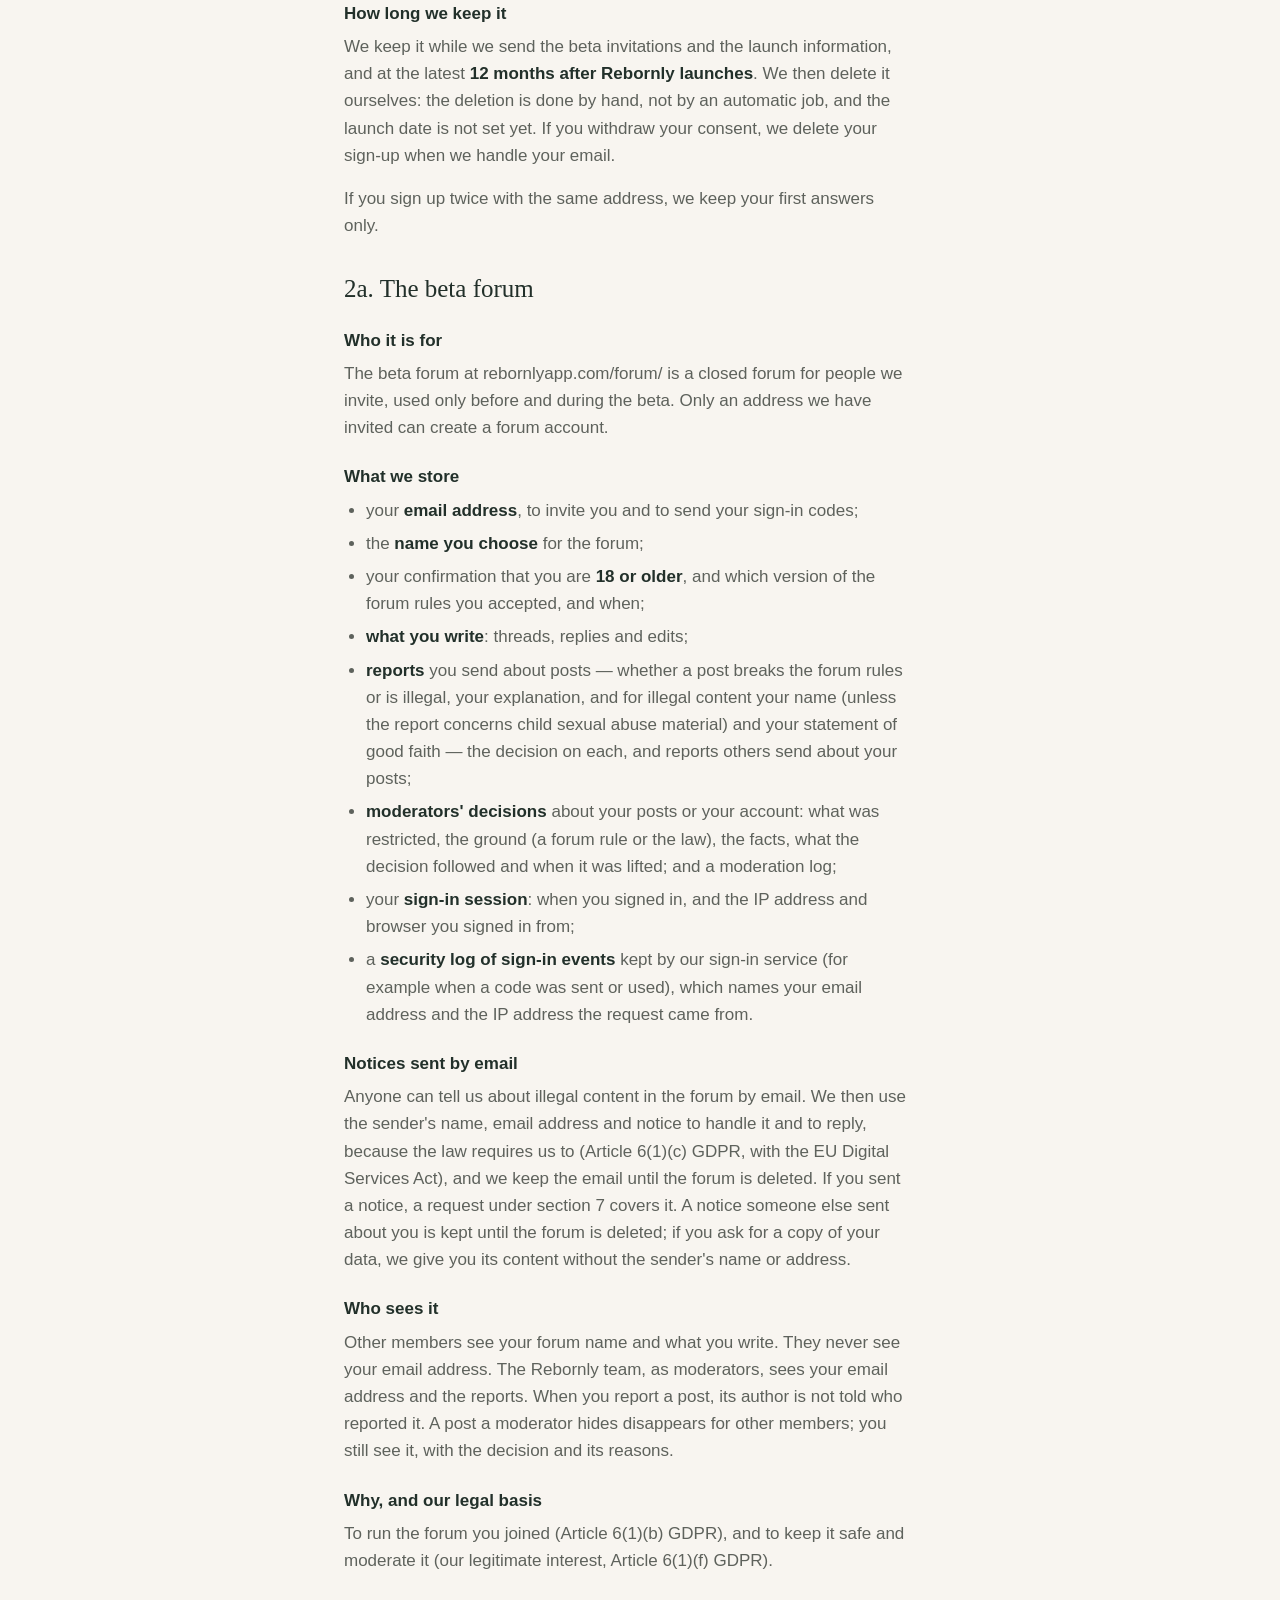
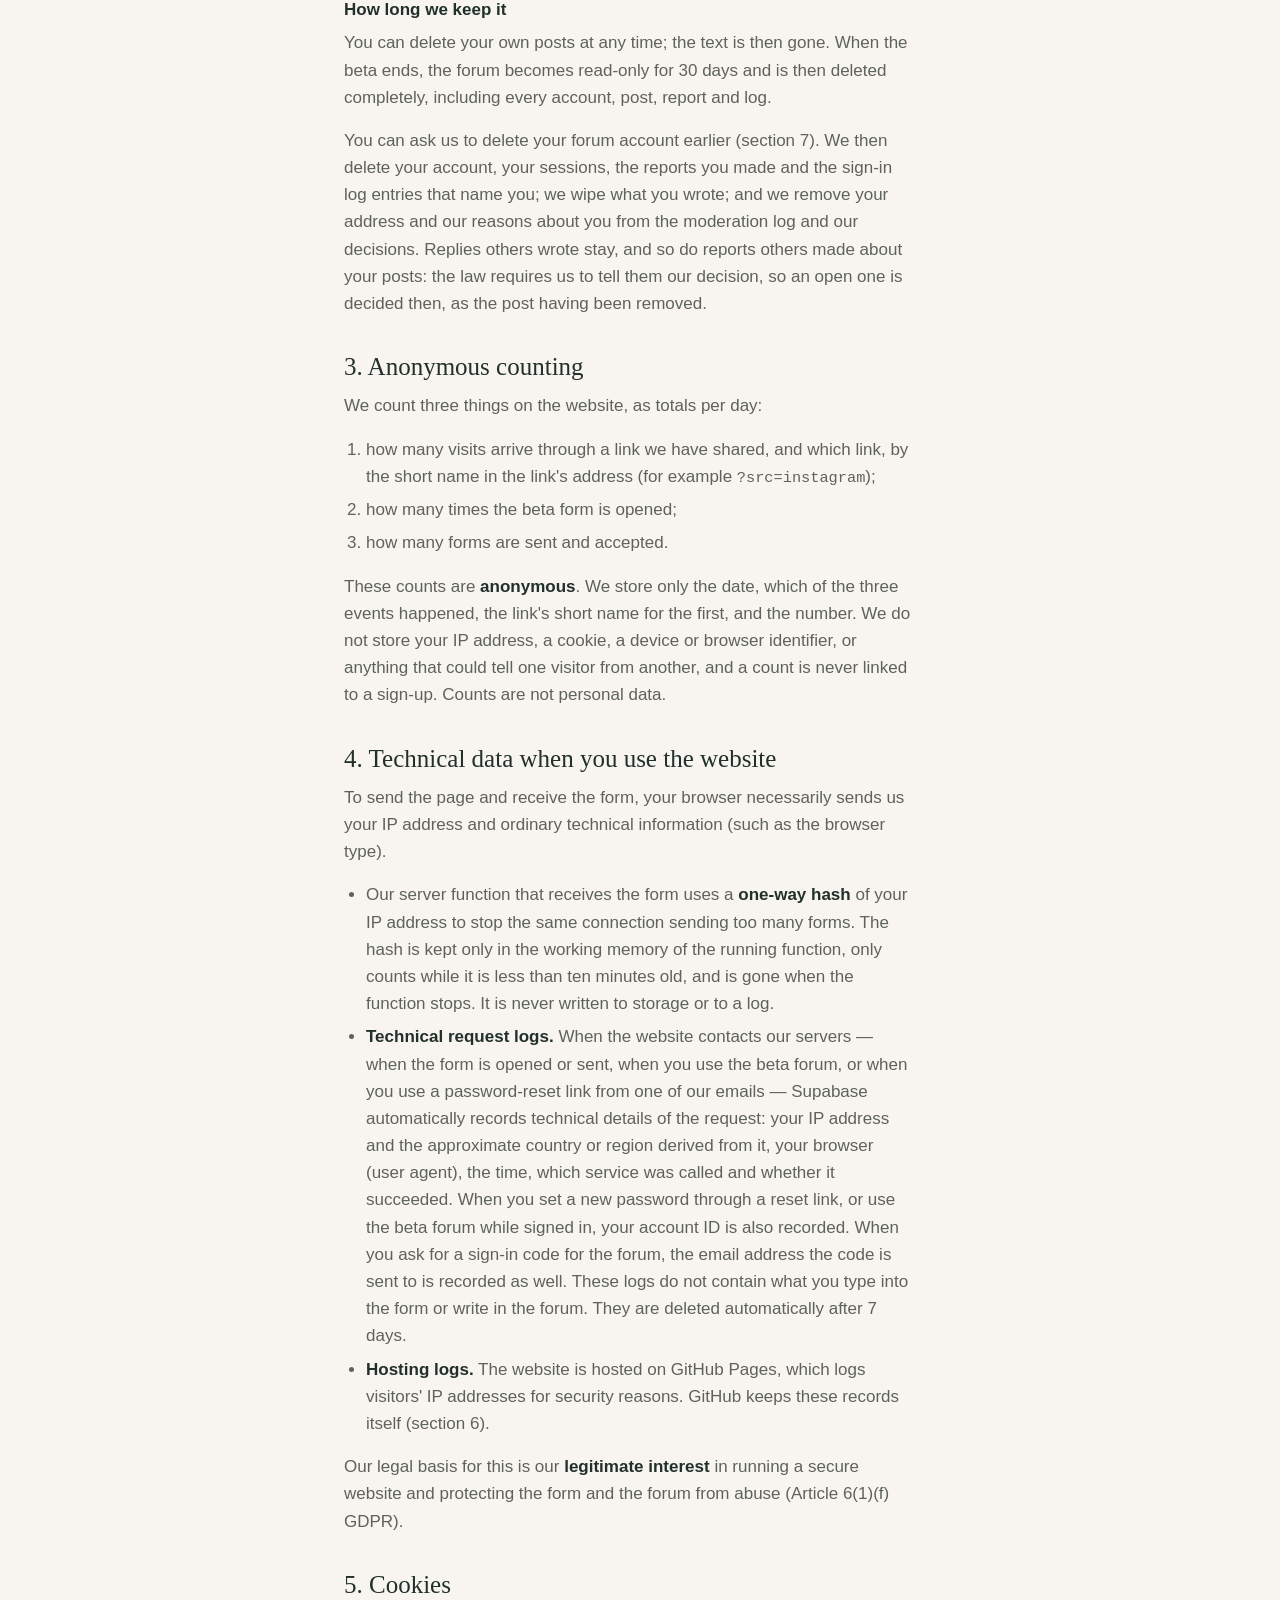
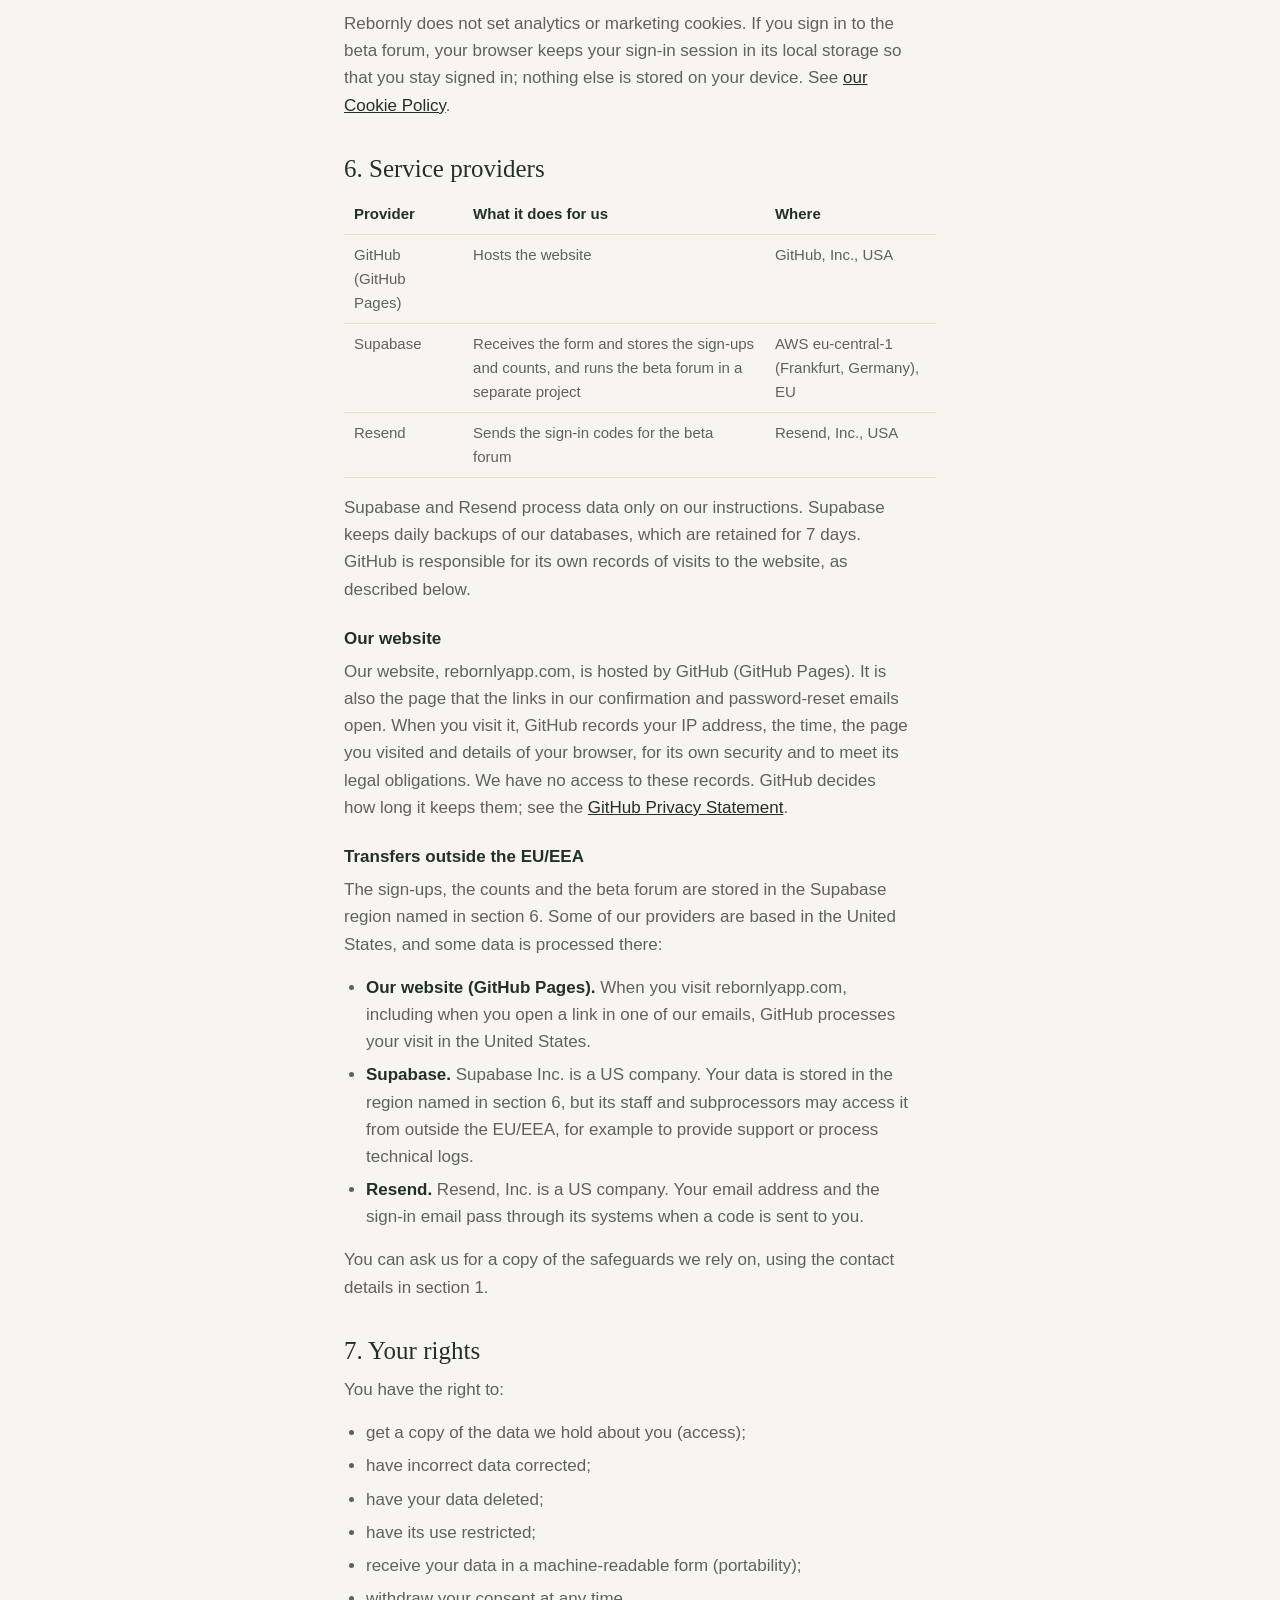
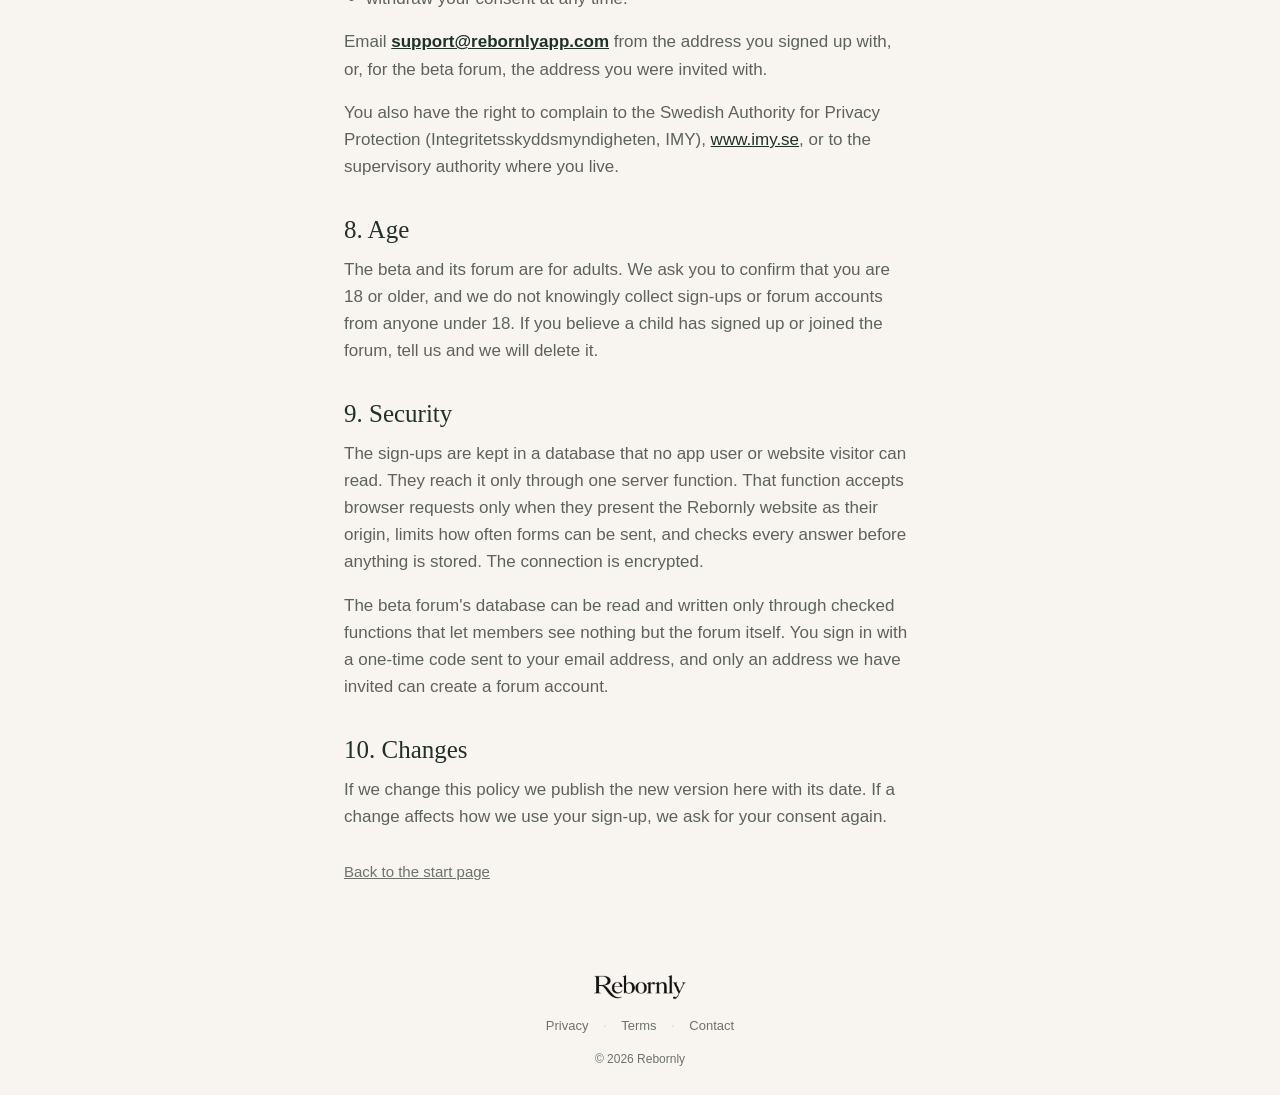
<file: privacy/index.html>
<!doctype html>
<html lang="en">
<head>
  <meta charset="utf-8">
  <title>Privacy policy — Rebornly</title>
  <meta name="viewport" content="width=device-width,initial-scale=1,viewport-fit=cover">
  <meta name="referrer" content="no-referrer">
  <meta http-equiv="Content-Security-Policy" content="default-src 'none'; img-src 'self'; style-src 'unsafe-inline'; base-uri 'none'; form-action 'none'">
  <meta name="description" content="Rebornly website Privacy policy, version 1.1 · effective date 2026-09-27.">
  <meta name="theme-color" content="#f8f5f0">
  <meta name="robots" content="noindex">
  <link rel="icon" type="image/png" href="/assets/branding/favicon2.png">
  <style>
    :root {
      color-scheme: light;
      --ivory:#f8f5f0; --ink:#22302a; --body:#5e625c; --muted:#6e7269; --line:#e7ded6;
      --serif:"Noto Serif","DM Serif Display",Georgia,"Times New Roman",serif;
      --sans:Inter,Roboto,"Helvetica Neue",Arial,system-ui,-apple-system,sans-serif;
      --gutter:clamp(20px,5vw,72px);
    }
    * { box-sizing:border-box; }
    html { background:var(--ivory); }
    body {
      margin:0; min-height:100svh; display:flex; flex-direction:column;
      background:var(--ivory); color:var(--body); font-family:var(--sans);
      font-size:17px; line-height:1.6; -webkit-font-smoothing:antialiased;
    }
    .shell { width:min(100%,720px); margin:0 auto; padding-inline:var(--gutter); }
    header .shell { display:flex; align-items:center; justify-content:center; min-height:74px; padding-block:8px; }
    header img { width:112px; height:auto; mix-blend-mode:multiply; display:block; }
    main { flex:1 0 auto; }
    main .shell { padding-block:clamp(30px,7vw,64px); }
    h1 { font-family:var(--serif); color:var(--ink); font-weight:400; margin:0 0 18px;
         font-size:clamp(28px,7vw,38px); line-height:1.14; letter-spacing:-.015em; }
    p { margin:0 0 16px; max-width:60ch; }
    a { color:var(--ink); }
    .back { display:inline-block; margin-top:14px; color:var(--muted); font-size:15px; }
    .back:hover, .back:focus-visible { color:var(--ink); }
    footer .shell { padding-block:26px; display:grid; justify-items:center; gap:10px; text-align:center; }
    .footer-links { display:flex; flex-wrap:wrap; justify-content:center; align-items:center; gap:4px 14px; }
    .footer-links a { color:var(--muted); font-size:13px; text-decoration:none; }
    .footer-links a:hover, .footer-links a:focus-visible { color:var(--ink); text-decoration:underline; }
    .footer-links a:focus-visible, .back:focus-visible, main a:focus-visible { outline:3px solid var(--ink); outline-offset:4px; border-radius:2px; }
    .footer-links span { color:var(--line); }
    footer .copyright { margin:0; color:var(--muted); font-size:12px; }
    footer img { width:92px; height:auto; mix-blend-mode:multiply; display:block; }
    h2 { font-family:var(--serif); color:var(--ink); font-weight:400; margin:34px 0 10px; font-size:clamp(21px,4.6vw,25px); line-height:1.25; }
    h3 { color:var(--ink); margin:22px 0 6px; font-size:17px; }
    ul, ol { margin:0 0 16px; padding-left:22px; max-width:60ch; }
    li { margin:0 0 6px; }
    strong { color:var(--ink); }
    code { font-size:.9em; }
    .meta { color:var(--muted); font-size:14px; }
    .table { overflow-x:auto; margin:0 0 16px; }
    table { border-collapse:collapse; font-size:15px; min-width:100%; }
    th, td { text-align:left; vertical-align:top; padding:8px 10px; border-bottom:1px solid var(--line); }
    th { color:var(--ink); }
  </style>
</head>
<body>
  <header>
    <div class="shell">
      <a href="/"><img src="/assets/branding/rebornly_logo.png" alt="Rebornly" width="539" height="160"></a>
    </div>
  </header>

  <main>
    <div class="shell">
      <h1>Rebornly Website Privacy Policy (rebornlyapp.com)</h1>
      <p class="meta">Version 1.1 · Effective date 2026-09-27</p>
      <!-- Source of truth: docs/legal/website/PRIVACY_POLICY.md -->
      <h2>1. Who we are</h2>
      <p>Rebornly is a new app for people who collect and make reborn dolls. This policy
      explains what personal data we handle when you visit rebornlyapp.com, sign up
      for the beta there, or use the beta forum there.</p>
      <p>The controller of your personal data is <strong>Therese Fors</strong>, sole trader, trading as
      Rebornly ("Rebornly", "we", "us").</p>
      <p>You can contact us about privacy at <strong><a href="mailto:support@rebornlyapp.com">support@rebornlyapp.com</a></strong>.</p>
      <h2>2. The beta sign-up form</h2>
      <h3>What we collect</h3>
      <p>If you fill in the form to join the beta, we collect:</p>
      <ul>
      <li>your <strong>email address</strong>;</li>
      <li>your <strong>name</strong>;</li>
      <li>your <strong>activity level in the reborn community</strong> — one of "New in the
        community", "Active sometimes", "Very active" or "Artist or sculptor";</li>
      <li>a <strong>message</strong>, only if you choose to write one;</li>
      <li>your confirmation that you are <strong>18 or older</strong>;</li>
      <li>which <strong>version of this policy</strong> was in force when you signed up, and <strong>when</strong>
        you signed up.</li>
      </ul>
      <p>We do not ask for, and ask you not to write in the message, anything sensitive,
      such as information about your health.</p>
      <h3>Why, and our legal basis</h3>
      <p>We use this information only to:</p>
      <ul>
      <li>invite you to the Rebornly beta, and</li>
      <li>tell you about Rebornly's launch.</li>
      </ul>
      <p>An invitation to the beta may include access to the beta forum (section 2a).</p>
      <p>Our legal basis is your <strong>consent</strong> (Article 6(1)(a) GDPR), which you give by
      ticking the box on the form. You can withdraw it at any time by emailing
      <a href="mailto:support@rebornlyapp.com">support@rebornlyapp.com</a>; we then delete your sign-up. Withdrawing does not affect
      what we did before.</p>
      <p>We do not use your sign-up for advertising, we do not sell it, and we do not use
      it to make automated decisions about you. We do not combine it with anything
      else, including a Rebornly app account you may create later with the same
      address.</p>
      <h3>Who can see it</h3>
      <p>Only the people at Rebornly who run the beta. Nobody signed in to the app can
      read it; the database lets it be read by no app user at all.</p>
      <h3>How long we keep it</h3>
      <p>We keep it while we send the beta invitations and the launch information, and at
      the latest <strong>12 months after Rebornly launches</strong>. We then delete it ourselves: the
      deletion is done by hand, not by an automatic job, and the launch date is not set
      yet. If you withdraw your consent, we delete your sign-up when we handle your
      email.</p>
      <p>If you sign up twice with the same address, we keep your first answers only.</p>
      <h2>2a. The beta forum</h2>
      <h3>Who it is for</h3>
      <p>The beta forum at rebornlyapp.com/forum/ is a closed forum for people we invite,
      used only before and during the beta. Only an address we have invited can create
      a forum account.</p>
      <h3>What we store</h3>
      <ul>
      <li>your <strong>email address</strong>, to invite you and to send your sign-in codes;</li>
      <li>the <strong>name you choose</strong> for the forum;</li>
      <li>your confirmation that you are <strong>18 or older</strong>, and which version of the forum
        rules you accepted, and when;</li>
      <li><strong>what you write</strong>: threads, replies and edits;</li>
      <li><strong>reports</strong> you send about posts — whether a post breaks the forum rules or
        is illegal, your explanation, and for illegal content your name (unless the
        report concerns child sexual abuse material) and your statement of good faith
        — the decision on each, and reports others send about your posts;</li>
      <li><strong>moderators' decisions</strong> about your posts or your account: what was
        restricted, the ground (a forum rule or the law), the facts, what the
        decision followed and when it was lifted; and a moderation log;</li>
      <li>your <strong>sign-in session</strong>: when you signed in, and the IP address and browser
        you signed in from;</li>
      <li>a <strong>security log of sign-in events</strong> kept by our sign-in service (for example
        when a code was sent or used), which names your email address and the IP
        address the request came from.</li>
      </ul>
      <h3>Notices sent by email</h3>
      <p>Anyone can tell us about illegal content in the forum by email. We then use the
      sender's name, email address and notice to handle it and to reply, because the
      law requires us to (Article 6(1)(c) GDPR, with the EU Digital Services Act),
      and we keep the email until the forum is deleted. If you sent a notice, a
      request under section 7 covers it. A notice someone else sent about you is kept
      until the forum is deleted; if you ask for a copy of your data, we give you its
      content without the sender's name or address.</p>
      <h3>Who sees it</h3>
      <p>Other members see your forum name and what you write. They never see your email
      address. The Rebornly team, as moderators, sees your email address and the
      reports. When you report a post, its author is not told who reported it. A post
      a moderator hides disappears for other members; you still see it, with the
      decision and its reasons.</p>
      <h3>Why, and our legal basis</h3>
      <p>To run the forum you joined (Article 6(1)(b) GDPR), and to keep it safe and
      moderate it (our legitimate interest, Article 6(1)(f) GDPR).</p>
      <h3>How long we keep it</h3>
      <p>You can delete your own posts at any time; the text is then gone. When the beta
      ends, the forum becomes read-only for 30 days and is then deleted completely,
      including every account, post, report and log.</p>
      <p>You can ask us to delete your forum account earlier (section 7). We then delete
      your account, your sessions, the reports you made and the sign-in log entries
      that name you; we wipe what you wrote; and we remove your address and our
      reasons about you from the moderation log and our decisions. Replies others
      wrote stay, and so do reports others made about your posts: the law requires us
      to tell them our decision, so an open one is decided then, as the post having
      been removed.</p>
      <h2>3. Anonymous counting</h2>
      <p>We count three things on the website, as totals per day:</p>
      <ol>
      <li>how many visits arrive through a link we have shared, and which link, by the
         short name in the link's address (for example <code>?src=instagram</code>);</li>
      <li>how many times the beta form is opened;</li>
      <li>how many forms are sent and accepted.</li>
      </ol>
      <p>These counts are <strong>anonymous</strong>. We store only the date, which of the three
      events happened, the link's short name for the first, and the number. We do not
      store your IP address, a cookie, a device or browser identifier, or anything that
      could tell one visitor from another, and a count is never linked to a sign-up.
      Counts are not personal data.</p>
      <h2>4. Technical data when you use the website</h2>
      <p>To send the page and receive the form, your browser necessarily sends us your IP
      address and ordinary technical information (such as the browser type).</p>
      <ul>
      <li>Our server function that receives the form uses a <strong>one-way hash</strong> of your IP
        address to stop the same connection sending too many forms. The hash is kept
        only in the working memory of the running function, only counts while it is
        less than ten minutes old, and is gone when the function stops. It is never
        written to storage or to a log.</li>
      <li><strong>Technical request logs.</strong> When the website contacts our servers — when the
        form is opened or sent, when you use the beta forum, or when you use a
        password-reset link from one of our emails — Supabase automatically records
        technical details of the request: your IP address and the approximate country
        or region derived from it, your browser (user agent), the time, which service
        was called and whether it succeeded. When you set a new password through a
        reset link, or use the beta forum while signed in, your account ID is also
        recorded. When you ask for a sign-in code for the forum, the email address
        the code is sent to is recorded as well. These logs do not contain what you
        type into the form or write in the forum. They are deleted automatically
        after 7 days.</li>
      <li><strong>Hosting logs.</strong> The website is hosted on GitHub Pages, which logs visitors'
        IP addresses for security reasons. GitHub keeps these records itself
        (section 6).</li>
      </ul>
      <p>Our legal basis for this is our <strong>legitimate interest</strong> in running a secure
      website and protecting the form and the forum from abuse (Article 6(1)(f) GDPR).</p>
      <h2>5. Cookies</h2>
      <p>Rebornly does not set analytics or marketing cookies. If you sign in to the beta
      forum, your browser keeps your sign-in session in its local storage so that you
      stay signed in; nothing else is stored on your device. See <a href="/cookies/">our Cookie Policy</a>.</p>
      <h2>6. Service providers</h2>
      <div class="table"><table>
      <thead>
      <tr>
      <th>Provider</th>
      <th>What it does for us</th>
      <th>Where</th>
      </tr>
      </thead>
      <tbody>
      <tr>
      <td>GitHub (GitHub Pages)</td>
      <td>Hosts the website</td>
      <td>GitHub, Inc., USA</td>
      </tr>
      <tr>
      <td>Supabase</td>
      <td>Receives the form and stores the sign-ups and counts, and runs the beta forum in a separate project</td>
      <td>AWS eu-central-1 (Frankfurt, Germany), EU</td>
      </tr>
      <tr>
      <td>Resend</td>
      <td>Sends the sign-in codes for the beta forum</td>
      <td>Resend, Inc., USA</td>
      </tr>
      </tbody>
      </table></div>
      <p>Supabase and Resend process data only on our instructions. Supabase keeps daily
      backups of our databases, which are retained for 7 days. GitHub is responsible
      for its own records of visits to the website, as described below.</p>
      <h3>Our website</h3>
      <p>Our website, rebornlyapp.com, is hosted by GitHub (GitHub Pages). It is also the
      page that the links in our confirmation and password-reset emails open. When you
      visit it, GitHub records your IP address, the time, the page you visited and
      details of your browser, for its own security and to meet its legal obligations.
      We have no access to these records. GitHub decides how long it keeps them; see
      the <a href="https://docs.github.com/site-policy/privacy-policies/github-privacy-statement" rel="noopener noreferrer">GitHub Privacy Statement</a>.</p>
      <h3>Transfers outside the EU/EEA</h3>
      <p>The sign-ups, the counts and the beta forum are stored in the Supabase region
      named in section 6. Some of our providers are based in the United States, and
      some data is processed there:</p>
      <ul>
      <li><strong>Our website (GitHub Pages).</strong> When you visit rebornlyapp.com, including when
        you open a link in one of our emails, GitHub processes your visit in the United
        States.</li>
      <li><strong>Supabase.</strong> Supabase Inc. is a US company. Your data is stored in the region
        named in section 6, but its staff and subprocessors may access it from outside
        the EU/EEA, for example to provide support or process technical logs.</li>
      <li><strong>Resend.</strong> Resend, Inc. is a US company. Your email address and the sign-in
        email pass through its systems when a code is sent to you.</li>
      </ul>
      <p>You can ask us for a copy of the safeguards we rely on, using the contact details
      in section 1.</p>
      <h2>7. Your rights</h2>
      <p>You have the right to:</p>
      <ul>
      <li>get a copy of the data we hold about you (access);</li>
      <li>have incorrect data corrected;</li>
      <li>have your data deleted;</li>
      <li>have its use restricted;</li>
      <li>receive your data in a machine-readable form (portability);</li>
      <li>withdraw your consent at any time.</li>
      </ul>
      <p>Email <strong><a href="mailto:support@rebornlyapp.com">support@rebornlyapp.com</a></strong> from the address you signed up with, or, for
      the beta forum, the address you were invited with.</p>
      <p>You also have the right to complain to the Swedish Authority for Privacy
      Protection (Integritetsskyddsmyndigheten, IMY), <a href="https://www.imy.se" rel="noopener noreferrer">www.imy.se</a>, or to the supervisory
      authority where you live.</p>
      <h2>8. Age</h2>
      <p>The beta and its forum are for adults. We ask you to confirm that you are 18 or
      older, and we do not knowingly collect sign-ups or forum accounts from anyone
      under 18. If you believe a child has signed up or joined the forum, tell us and
      we will delete it.</p>
      <h2>9. Security</h2>
      <p>The sign-ups are kept in a database that no app user or website visitor can read.
      They reach it only through one server function. That function accepts browser
      requests only when they present the Rebornly website as their origin, limits how
      often forms can be sent, and checks every answer before anything is stored. The
      connection is encrypted.</p>
      <p>The beta forum's database can be read and written only through checked functions
      that let members see nothing but the forum itself. You sign in with a one-time
      code sent to your email address, and only an address we have invited can create
      a forum account.</p>
      <h2>10. Changes</h2>
      <p>If we change this policy we publish the new version here with its date. If a
      change affects how we use your sign-up, we ask for your consent again.</p>
      <a class="back" href="/">Back to the start page</a>
    </div>
  </main>

  <footer>
    <div class="shell">
      <img src="/assets/branding/rebornly_logo.png" alt="Rebornly" width="539" height="160">
      <nav class="footer-links" aria-label="Site documents">
        <a href="/privacy/">Privacy</a>
        <span aria-hidden="true">&middot;</span>
        <a href="/terms/">Terms</a>
        <span aria-hidden="true">&middot;</span>
        <a href="/contact/">Contact</a>
      </nav>
      <p class="copyright">&copy; 2026 Rebornly</p>
    </div>
  </footer>
</body>
</html>
</file>
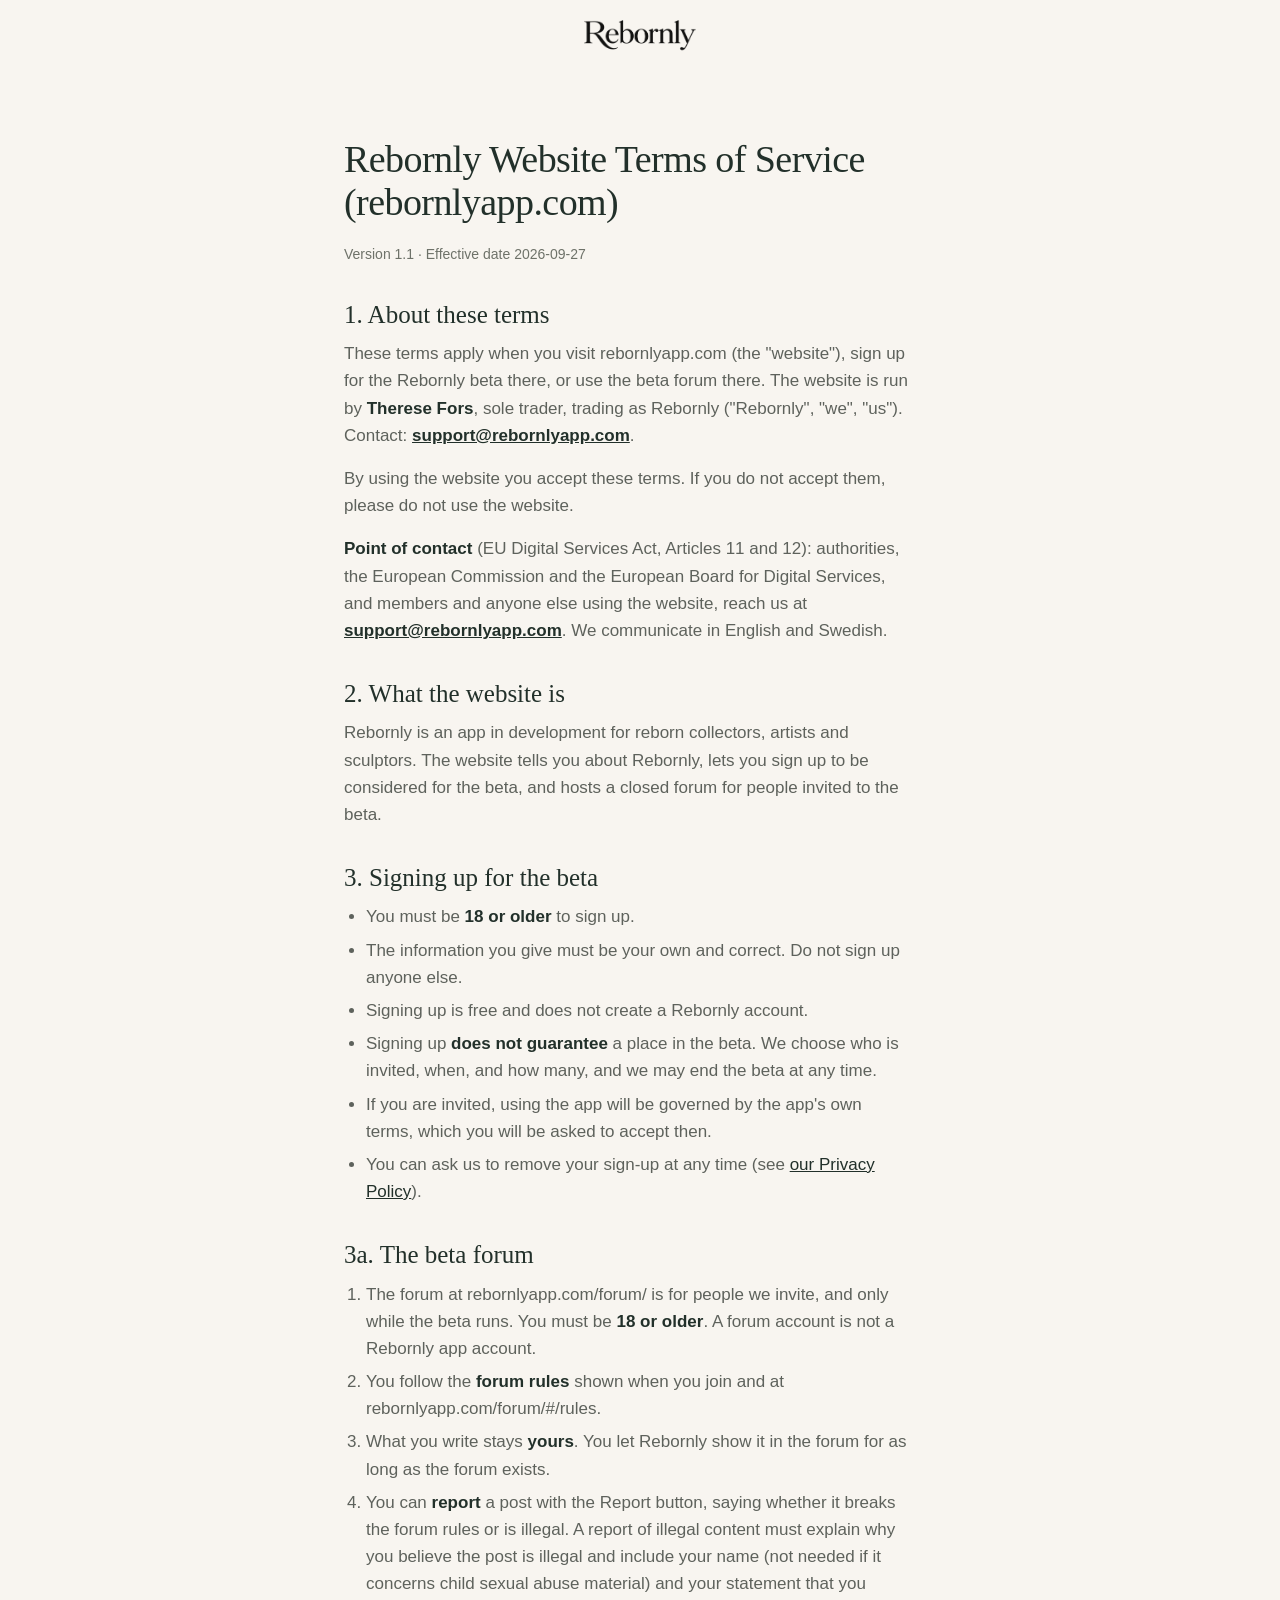
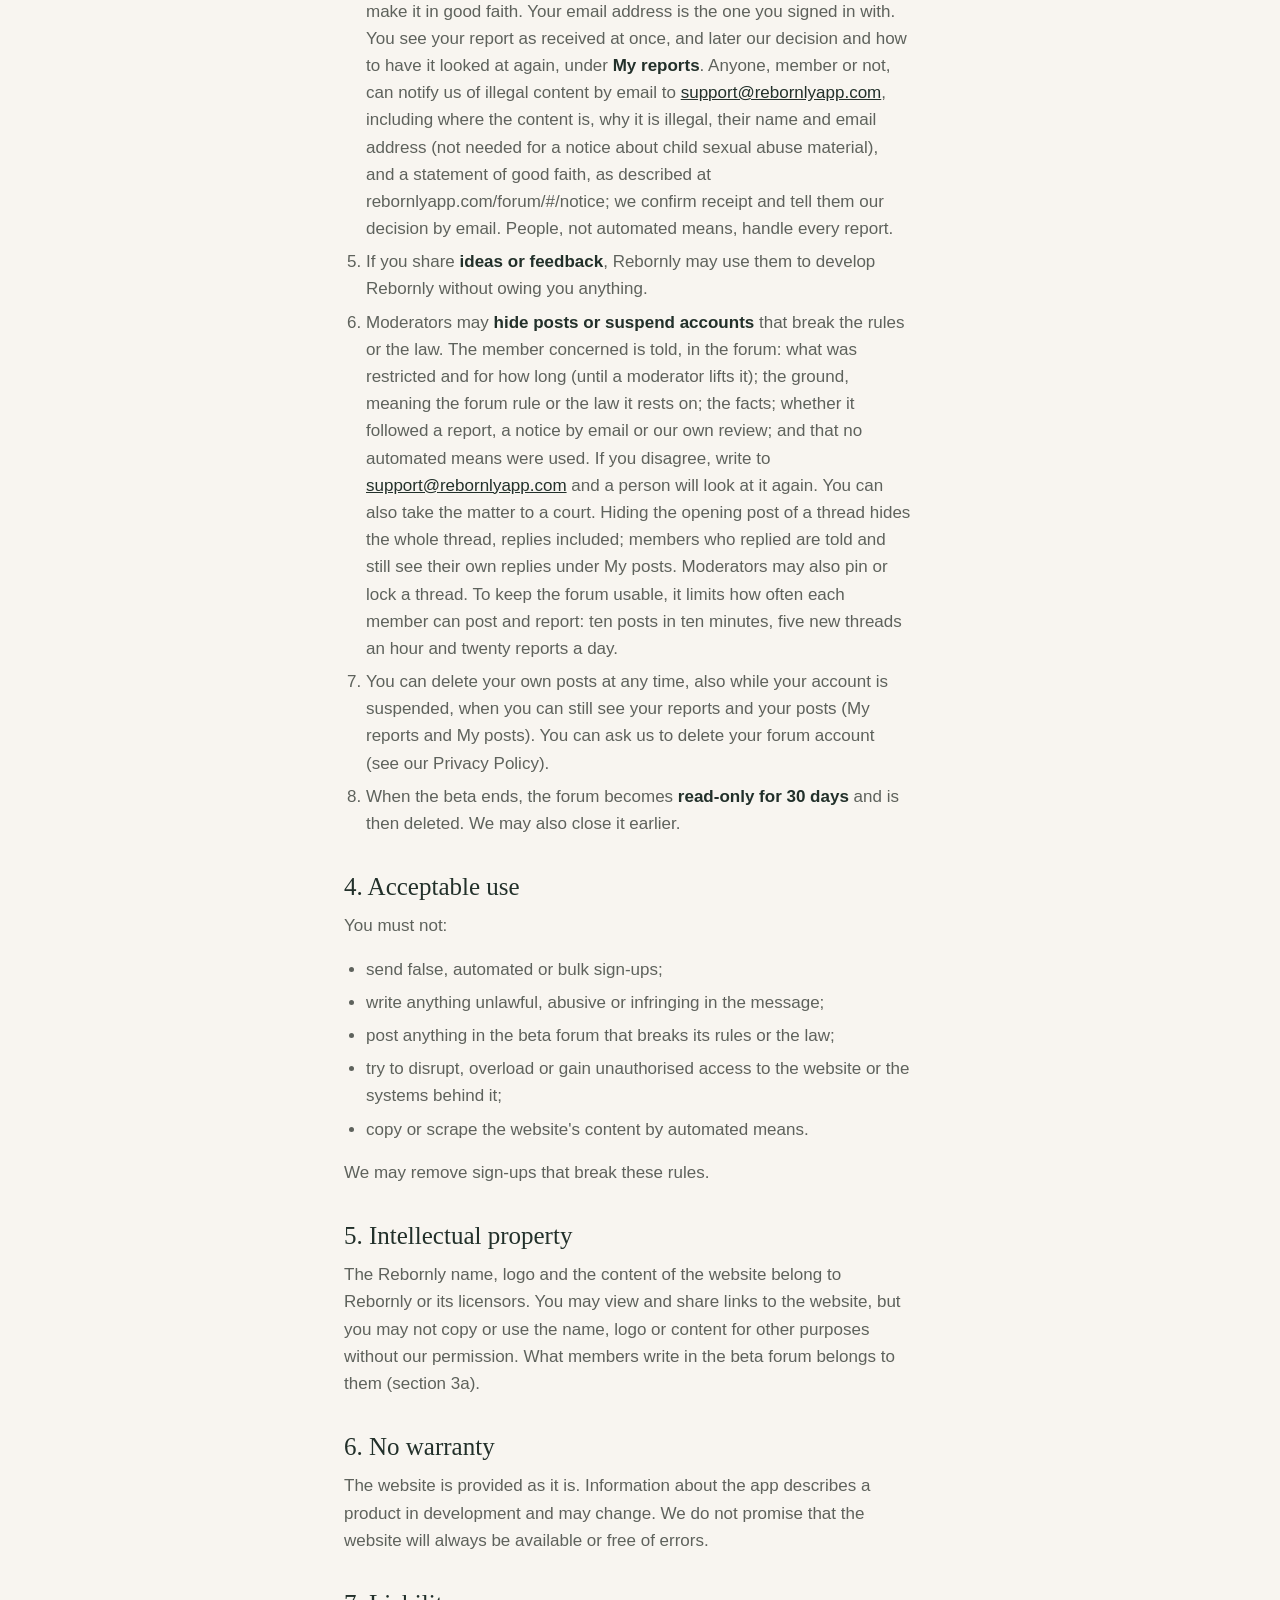
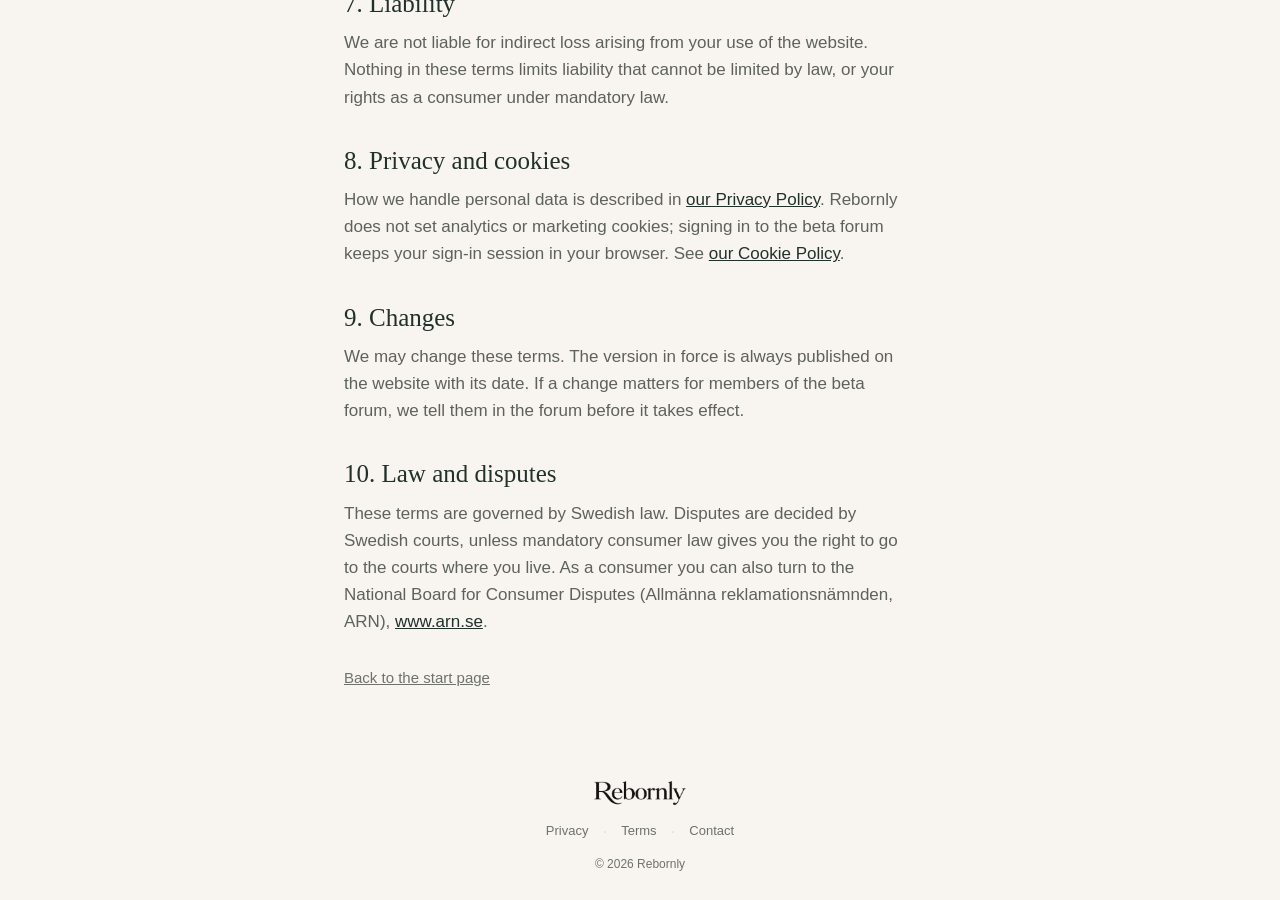
<file: terms/index.html>
<!doctype html>
<html lang="en">
<head>
  <meta charset="utf-8">
  <title>Terms of service — Rebornly</title>
  <meta name="viewport" content="width=device-width,initial-scale=1,viewport-fit=cover">
  <meta name="referrer" content="no-referrer">
  <meta http-equiv="Content-Security-Policy" content="default-src 'none'; img-src 'self'; style-src 'unsafe-inline'; base-uri 'none'; form-action 'none'">
  <meta name="description" content="Rebornly website Terms of service, version 1.1 · effective date 2026-09-27.">
  <meta name="theme-color" content="#f8f5f0">
  <meta name="robots" content="noindex">
  <link rel="icon" type="image/png" href="/assets/branding/favicon2.png">
  <style>
    :root {
      color-scheme: light;
      --ivory:#f8f5f0; --ink:#22302a; --body:#5e625c; --muted:#6e7269; --line:#e7ded6;
      --serif:"Noto Serif","DM Serif Display",Georgia,"Times New Roman",serif;
      --sans:Inter,Roboto,"Helvetica Neue",Arial,system-ui,-apple-system,sans-serif;
      --gutter:clamp(20px,5vw,72px);
    }
    * { box-sizing:border-box; }
    html { background:var(--ivory); }
    body {
      margin:0; min-height:100svh; display:flex; flex-direction:column;
      background:var(--ivory); color:var(--body); font-family:var(--sans);
      font-size:17px; line-height:1.6; -webkit-font-smoothing:antialiased;
    }
    .shell { width:min(100%,720px); margin:0 auto; padding-inline:var(--gutter); }
    header .shell { display:flex; align-items:center; justify-content:center; min-height:74px; padding-block:8px; }
    header img { width:112px; height:auto; mix-blend-mode:multiply; display:block; }
    main { flex:1 0 auto; }
    main .shell { padding-block:clamp(30px,7vw,64px); }
    h1 { font-family:var(--serif); color:var(--ink); font-weight:400; margin:0 0 18px;
         font-size:clamp(28px,7vw,38px); line-height:1.14; letter-spacing:-.015em; }
    p { margin:0 0 16px; max-width:60ch; }
    a { color:var(--ink); }
    .back { display:inline-block; margin-top:14px; color:var(--muted); font-size:15px; }
    .back:hover, .back:focus-visible { color:var(--ink); }
    footer .shell { padding-block:26px; display:grid; justify-items:center; gap:10px; text-align:center; }
    .footer-links { display:flex; flex-wrap:wrap; justify-content:center; align-items:center; gap:4px 14px; }
    .footer-links a { color:var(--muted); font-size:13px; text-decoration:none; }
    .footer-links a:hover, .footer-links a:focus-visible { color:var(--ink); text-decoration:underline; }
    .footer-links a:focus-visible, .back:focus-visible, main a:focus-visible { outline:3px solid var(--ink); outline-offset:4px; border-radius:2px; }
    .footer-links span { color:var(--line); }
    footer .copyright { margin:0; color:var(--muted); font-size:12px; }
    footer img { width:92px; height:auto; mix-blend-mode:multiply; display:block; }
    h2 { font-family:var(--serif); color:var(--ink); font-weight:400; margin:34px 0 10px; font-size:clamp(21px,4.6vw,25px); line-height:1.25; }
    h3 { color:var(--ink); margin:22px 0 6px; font-size:17px; }
    ul, ol { margin:0 0 16px; padding-left:22px; max-width:60ch; }
    li { margin:0 0 6px; }
    strong { color:var(--ink); }
    code { font-size:.9em; }
    .meta { color:var(--muted); font-size:14px; }
    .table { overflow-x:auto; margin:0 0 16px; }
    table { border-collapse:collapse; font-size:15px; min-width:100%; }
    th, td { text-align:left; vertical-align:top; padding:8px 10px; border-bottom:1px solid var(--line); }
    th { color:var(--ink); }
  </style>
</head>
<body>
  <header>
    <div class="shell">
      <a href="/"><img src="/assets/branding/rebornly_logo.png" alt="Rebornly" width="539" height="160"></a>
    </div>
  </header>

  <main>
    <div class="shell">
      <h1>Rebornly Website Terms of Service (rebornlyapp.com)</h1>
      <p class="meta">Version 1.1 · Effective date 2026-09-27</p>
      <!-- Source of truth: Rebornly repository, docs/legal/website/TERMS_OF_SERVICE.md. Change the text there first. -->
      <h2>1. About these terms</h2>
      <p>These terms apply when you visit rebornlyapp.com (the "website"), sign up for
      the Rebornly beta there, or use the beta forum there. The website is run by
      <strong>Therese Fors</strong>, sole trader, trading as Rebornly ("Rebornly", "we", "us").
      Contact: <strong><a href="mailto:support@rebornlyapp.com">support@rebornlyapp.com</a></strong>.</p>
      <p>By using the website you accept these terms. If you do not accept them, please do
      not use the website.</p>
      <p><strong>Point of contact</strong> (EU Digital Services Act, Articles 11 and 12): authorities,
      the European Commission and the European Board for Digital Services, and members
      and anyone else using the website, reach us at <strong><a href="mailto:support@rebornlyapp.com">support@rebornlyapp.com</a></strong>. We
      communicate in English and Swedish.</p>
      <h2>2. What the website is</h2>
      <p>Rebornly is an app in development for reborn collectors, artists and sculptors.
      The website tells you about Rebornly, lets you sign up to be considered for the
      beta, and hosts a closed forum for people invited to the beta.</p>
      <h2>3. Signing up for the beta</h2>
      <ul>
      <li>You must be <strong>18 or older</strong> to sign up.</li>
      <li>The information you give must be your own and correct. Do not sign up anyone
        else.</li>
      <li>Signing up is free and does not create a Rebornly account.</li>
      <li>Signing up <strong>does not guarantee</strong> a place in the beta. We choose who is invited,
        when, and how many, and we may end the beta at any time.</li>
      <li>If you are invited, using the app will be governed by the app's own terms, which
        you will be asked to accept then.</li>
      <li>You can ask us to remove your sign-up at any time (see <a href="/privacy/">our Privacy Policy</a>).</li>
      </ul>
      <h2>3a. The beta forum</h2>
      <ol>
      <li>The forum at rebornlyapp.com/forum/ is for people we invite, and only while
         the beta runs. You must be <strong>18 or older</strong>. A forum account is not a Rebornly
         app account.</li>
      <li>You follow the <strong>forum rules</strong> shown when you join and at
         rebornlyapp.com/forum/#/rules.</li>
      <li>What you write stays <strong>yours</strong>. You let Rebornly show it in the forum for as
         long as the forum exists.</li>
      <li>You can <strong>report</strong> a post with the Report button, saying whether it breaks
         the forum rules or is illegal. A report of illegal content must explain why
         you believe the post is illegal and include your name (not needed if it
         concerns child sexual abuse material) and your statement that you make it
         in good faith. Your email address is the one you signed in with. You see your report as received at once, and later our
         decision and how to have it looked at again, under <strong>My reports</strong>. Anyone,
         member or not, can notify us of illegal content by email to
         <a href="mailto:support@rebornlyapp.com">support@rebornlyapp.com</a>, including where the content is, why it is illegal,
         their name and email address (not needed for a notice about child sexual
         abuse material), and a statement of good faith, as described at
         rebornlyapp.com/forum/#/notice; we confirm receipt and tell them our
         decision by email. People, not automated means, handle every report.</li>
      <li>If you share <strong>ideas or feedback</strong>, Rebornly may use them to develop Rebornly
         without owing you anything.</li>
      <li>Moderators may <strong>hide posts or suspend accounts</strong> that break the rules or the
         law. The member concerned is told, in the forum: what was restricted and
         for how long (until a moderator lifts it); the ground, meaning the forum
         rule or the law it rests on; the facts; whether it followed a report, a
         notice by email or our own review; and that no automated means were used.
         If you disagree, write to <a href="mailto:support@rebornlyapp.com">support@rebornlyapp.com</a> and a person will look at
         it again. You can also take the matter to a court. Hiding the opening post
         of a thread hides the whole thread, replies included; members who replied
         are told and still see their own replies under My posts. Moderators may
         also pin or lock a
         thread. To keep the forum usable, it limits how often each member can post
         and report: ten posts in ten minutes, five new threads an hour and twenty
         reports a day.</li>
      <li>You can delete your own posts at any time, also while your account is
         suspended, when you can still see your reports and your posts (My reports
         and My posts). You can ask us to delete your forum account (see our Privacy
         Policy).</li>
      <li>When the beta ends, the forum becomes <strong>read-only for 30 days</strong> and is then
         deleted. We may also close it earlier.</li>
      </ol>
      <h2>4. Acceptable use</h2>
      <p>You must not:</p>
      <ul>
      <li>send false, automated or bulk sign-ups;</li>
      <li>write anything unlawful, abusive or infringing in the message;</li>
      <li>post anything in the beta forum that breaks its rules or the law;</li>
      <li>try to disrupt, overload or gain unauthorised access to the website or the
        systems behind it;</li>
      <li>copy or scrape the website's content by automated means.</li>
      </ul>
      <p>We may remove sign-ups that break these rules.</p>
      <h2>5. Intellectual property</h2>
      <p>The Rebornly name, logo and the content of the website belong to Rebornly or its
      licensors. You may view and share links to the website, but you may not copy or
      use the name, logo or content for other purposes without our permission. What
      members write in the beta forum belongs to them (section 3a).</p>
      <h2>6. No warranty</h2>
      <p>The website is provided as it is. Information about the app describes a product in
      development and may change. We do not promise that the website will always be
      available or free of errors.</p>
      <h2>7. Liability</h2>
      <p>We are not liable for indirect loss arising from your use of the website. Nothing
      in these terms limits liability that cannot be limited by law, or your rights as a
      consumer under mandatory law.</p>
      <h2>8. Privacy and cookies</h2>
      <p>How we handle personal data is described in <a href="/privacy/">our Privacy Policy</a>. Rebornly does
      not set analytics or marketing cookies; signing in to the beta forum keeps your
      sign-in session in your browser. See <a href="/cookies/">our Cookie Policy</a>.</p>
      <h2>9. Changes</h2>
      <p>We may change these terms. The version in force is always published on the
      website with its date. If a change matters for members of the beta forum, we
      tell them in the forum before it takes effect.</p>
      <h2>10. Law and disputes</h2>
      <p>These terms are governed by Swedish law. Disputes are decided by Swedish courts,
      unless mandatory consumer law gives you the right to go to the courts where you
      live. As a consumer you can also turn to the National Board for Consumer Disputes
      (Allmänna reklamationsnämnden, ARN), <a href="https://www.arn.se" rel="noopener noreferrer">www.arn.se</a>.</p>
      <a class="back" href="/">Back to the start page</a>
    </div>
  </main>

  <footer>
    <div class="shell">
      <img src="/assets/branding/rebornly_logo.png" alt="Rebornly" width="539" height="160">
      <nav class="footer-links" aria-label="Site documents">
        <a href="/privacy/">Privacy</a>
        <span aria-hidden="true">&middot;</span>
        <a href="/terms/">Terms</a>
        <span aria-hidden="true">&middot;</span>
        <a href="/contact/">Contact</a>
      </nav>
      <p class="copyright">&copy; 2026 Rebornly</p>
    </div>
  </footer>
</body>
</html>
</file>
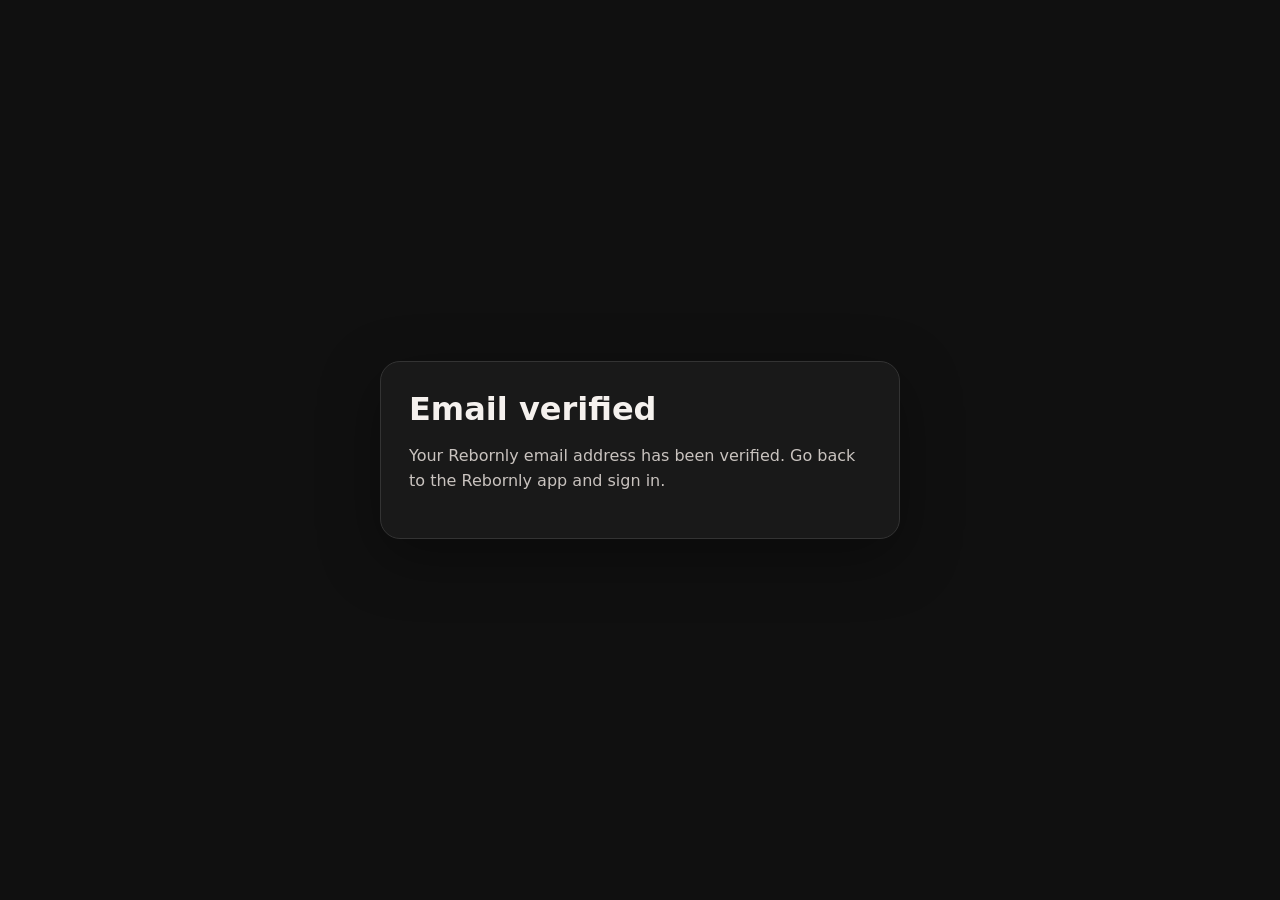
<file: r/AUTH-03/index.html>
<!doctype html>
<html lang="en">
<head>
  <meta charset="utf-8">
  <meta name="viewport" content="width=device-width,initial-scale=1">
  <meta name="referrer" content="no-referrer">
  <meta http-equiv="Content-Security-Policy" content="default-src 'none'; style-src 'unsafe-inline'; script-src 'unsafe-inline'; base-uri 'none'; form-action 'none'; frame-ancestors 'none'">
  <title>Rebornly — Email verified</title>
  <style>
    :root{color-scheme:dark}body{margin:0;min-height:100vh;display:grid;place-items:center;font-family:system-ui,-apple-system,Segoe UI,sans-serif;background:#101010;color:#f5f1ee}main{width:min(92vw,520px)}.card{background:#191919;border:1px solid #333;border-radius:20px;padding:28px;box-shadow:0 18px 60px rgba(0,0,0,.35)}h1{margin:0 0 10px}p{color:#c9c3bf;line-height:1.55}
  </style>
</head>
<body>
<main><div class="card"><h1>Email verified</h1><p>Your Rebornly email address has been verified. Go back to the Rebornly app and sign in.</p></div></main>
<script>
  if (location.hash) history.replaceState(null,'',location.pathname + location.search);
</script>
</body>
</html>
</file>
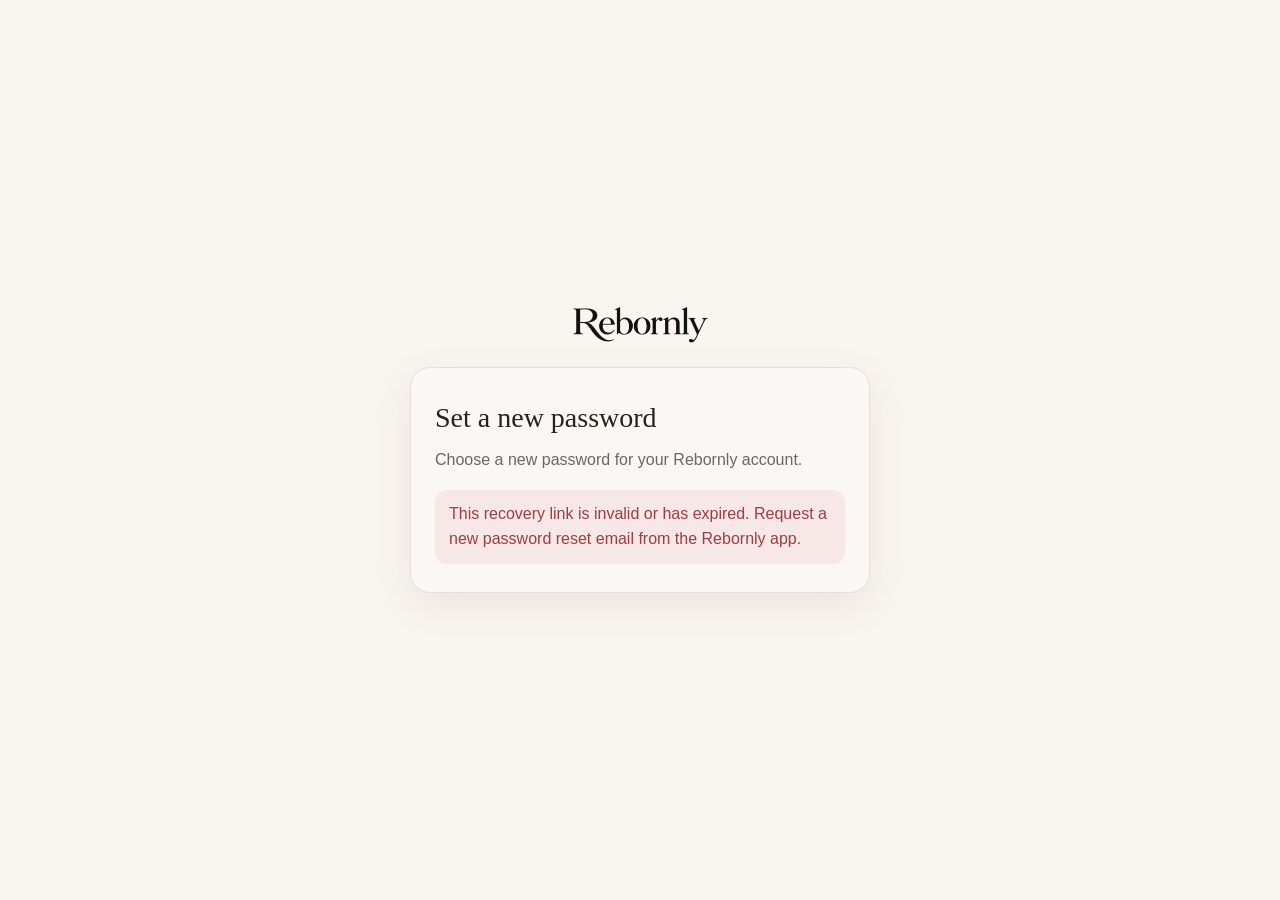
<file: r/AUTH-06/index.html>
<!doctype html>
<html lang="en">
<head>
  <meta charset="utf-8">
  <meta name="viewport" content="width=device-width,initial-scale=1">
  <meta name="referrer" content="no-referrer">
  <meta name="robots" content="noindex">
  <meta http-equiv="Content-Security-Policy" content="default-src 'none'; img-src 'self'; style-src 'unsafe-inline'; script-src 'unsafe-inline'; connect-src https://wzvmdfvheoenuucmizfy.supabase.co https://cavjsnlmktsjlofhokkg.supabase.co; base-uri 'none'; form-action 'self'; frame-ancestors 'none'">
  <title>Rebornly — Set a new password</title>
  <link rel="icon" type="image/png" href="/assets/branding/favicon2.png">
  <style>
    /* The app's brown palette (Design Lab tokens, lib/design_system/tokens/rc_colors.dart). */
    :root{
      color-scheme:light;
      --ground:#f9f5ef;--card:#fbf7f4;--text:#1c1a18;--heading:#2b211b;--muted:#6b6763;
      --line:#e6dfd7;--on-fill:#2a211d;--fill-a:#f3eae0;--fill-b:#e5d6c6;
      --error:#9a3f45;--error-fill:#f7e7e7;--shadow:rgba(90,61,56,.09);
      --serif:"Noto Serif","DM Serif Display",Georgia,"Times New Roman",serif;
      --sans:Inter,Roboto,"Helvetica Neue",Arial,system-ui,-apple-system,sans-serif;
    }
    *{box-sizing:border-box}
    /* Hidden until the script confirms the page is the top window: a meta CSP
       cannot carry frame-ancestors, and GitHub Pages sends no headers. */
    html{visibility:hidden}
    html.top{visibility:visible}
    html,body{background:var(--ground)}
    body{margin:0;min-height:100vh;display:grid;place-items:center;padding:24px 16px;font-family:var(--sans);color:var(--text);line-height:1.55;-webkit-font-smoothing:antialiased}
    main{width:min(100%,460px)}
    .brand{display:flex;justify-content:center;margin-bottom:20px}
    .brand img{width:135px;height:auto}
    .card{background:var(--card);border:1px solid var(--line);border-radius:20px;padding:28px 24px;box-shadow:0 12px 40px var(--shadow)}
    h1{margin:0 0 8px;font-family:var(--serif);font-weight:400;font-size:1.75rem;color:var(--heading)}
    p{margin:0;color:var(--muted)}
    label{display:block;margin:20px 0 6px;font-weight:600;color:var(--heading)}
    input{width:100%;padding:14px;border-radius:14px;border:1px solid var(--line);background:#fff;color:var(--text);font:inherit}
    input:focus{outline:2px solid var(--fill-b);outline-offset:1px}
    button{width:100%;margin-top:24px;padding:14px 16px;border:0;border-radius:14px;font:inherit;font-weight:600;color:var(--on-fill);background:linear-gradient(152deg,var(--fill-a),var(--fill-b));cursor:pointer}
    button[disabled]{opacity:.6;cursor:default}
    .hint{margin-top:6px;font-size:.9rem}
    #status{margin-top:18px;min-height:1.5em}
    #status.error{padding:12px 14px;border-radius:12px;background:var(--error-fill);color:var(--error)}
    #status.done{color:var(--heading)}
  </style>
</head>
<body>
<main>
  <div class="brand"><img src="/assets/branding/rebornly_logo.png" alt="Rebornly"></div>
  <div class="card">
    <h1>Set a new password</h1>
    <p id="intro">Choose a new password for your Rebornly account.</p>
    <form id="form" autocomplete="off" hidden>
      <label for="password">New password</label>
      <input id="password" type="password" minlength="15" required autocomplete="new-password">
      <p class="hint">At least 15 characters.</p>
      <label for="confirm">Confirm password</label>
      <input id="confirm" type="password" minlength="15" required autocomplete="new-password">
      <button id="submit" type="submit">Update password</button>
    </form>
    <div id="status" role="status" aria-live="polite"></div>
  </div>
</main>
<script>
(() => {
  // AUTH-RESET-01 (Rebornly issue #184). Two kinds of recovery link reach this page:
  //  * the current one, from each project's "Reset password" email template:
  //      /r/AUTH-06/#token_hash=<hash>&type=recovery&project=<project ref>
  //    In the fragment, so the hash never reaches the web host or its logs. It
  //    is verified (POST /auth/v1/verify) only when the member submits a new
  //    password, so a mail scanner that opens the link never spends it.
  //  * the older one, still in members' inboxes during the switch:
  //      /r/AUTH-06#access_token=<jwt>&type=recovery
  // Each project's public URL and publishable key only. No token is ever written
  // to the console, to storage, or into any request but the auth server's own.
  const configs = {
    wzvmdfvheoenuucmizfy: {
      url: 'https://wzvmdfvheoenuucmizfy.supabase.co',
      key: 'sb_publishable_WD8mivYsYDdZgByq6TYISQ_KbnVA75E'
    },
    cavjsnlmktsjlofhokkg: {
      url: 'https://cavjsnlmktsjlofhokkg.supabase.co',
      key: 'sb_publishable_lOCqm6RehtIJ8OwgLbTkDg_lnXoUWg-'
    }
  };
  const MIN_LENGTH = 15; // the app's rule and supabase/config.toml minimum_password_length
  const INVALID = 'This recovery link is invalid or has expired. Request a new password reset email from the Rebornly app.';
  const UNKNOWN = 'This recovery link does not belong to a recognized Rebornly environment. Request a new password reset email from the Rebornly app.';

  const query = new URLSearchParams(location.search);
  const hash = new URLSearchParams(location.hash.startsWith('#') ? location.hash.slice(1) : '');
  // Take the token out of the address bar and the history at once.
  history.replaceState(null, '', location.pathname);

  // Framed by another page: show nothing and touch nothing.
  if (window.self !== window.top) return;
  document.documentElement.classList.add('top');

  const form = document.getElementById('form');
  const status = document.getElementById('status');
  const submit = document.getElementById('submit');

  function say(message, kind) {
    status.textContent = message;
    status.className = kind || '';
  }
  function fail(message) {
    form.hidden = true;
    say(message, 'error');
  }
  function projectFromJwt(token) {
    try {
      const part = token.split('.')[1].replace(/-/g, '+').replace(/_/g, '/');
      const padded = part + '='.repeat((4 - part.length % 4) % 4);
      const payload = JSON.parse(decodeURIComponent(Array.from(atob(padded), c => '%' + c.charCodeAt(0).toString(16).padStart(2, '0')).join('')));
      const issuer = String(payload.iss || '');
      return Object.keys(configs).find(ref => issuer.includes(ref)) || null;
    } catch (_) {
      return null;
    }
  }
  function known(ref) {
    return Boolean(ref) && Object.prototype.hasOwnProperty.call(configs, ref);
  }

  // Which link is this?
  let config = null;
  let tokenHash = null;
  let accessToken = null;
  if (query.has('token_hash') || query.has('code')) {
    // A token in the query: an app reset from before this change (?code=), or a
    // template written with ? instead of #. Neither can be finished here.
    return fail(INVALID);
  } else if (hash.has('token_hash')) {
    tokenHash = hash.get('token_hash');
    const ref = hash.get('project');
    if (!tokenHash || hash.get('type') !== 'recovery') return fail(INVALID);
    if (!known(ref)) return fail(UNKNOWN);
    config = configs[ref];
  } else if (hash.has('access_token')) {
    accessToken = hash.get('access_token');
    const type = hash.get('type');
    if (!accessToken || (type && type !== 'recovery')) return fail(INVALID);
    const ref = projectFromJwt(accessToken);
    if (!known(ref)) return fail(UNKNOWN);
    config = configs[ref];
  } else {
    // An error the auth server put on the link, or no token at all.
    return fail(INVALID);
  }
  form.hidden = false;

  async function call(path, method, bearer, body) {
    const headers = { apikey: config.key, 'Content-Type': 'application/json' };
    if (bearer) headers.Authorization = 'Bearer ' + bearer;
    const response = await fetch(config.url + path, {
      method,
      headers,
      body: body === undefined ? undefined : JSON.stringify(body),
      credentials: 'omit',
      cache: 'no-store',
      referrerPolicy: 'no-referrer'
    });
    const json = await response.json().catch(() => ({}));
    return { ok: response.ok, status: response.status, json };
  }

  // Only an answer that the link or its session is no good ends the page; a
  // busy or failing server, or a password the server did not take, keeps the
  // form so the member can try again.
  function retryMessage(answer) {
    const reason = answer.json.error_code || '';
    if (reason === 'weak_password') return 'Choose a stronger password of at least ' + MIN_LENGTH + ' characters.';
    if (reason === 'same_password') return 'Choose a password you have not used for this account before.';
    if (answer.status === 429) return 'Too many attempts. Wait a minute and try again.';
    return 'Your password was not changed. Try again.';
  }
  function terminal(answer) {
    return answer.status === 401 || answer.status === 403 || answer.status === 404;
  }

  let busy = false;
  form.addEventListener('submit', async event => {
    event.preventDefault();
    if (busy) return;
    const password = document.getElementById('password').value;
    const confirm = document.getElementById('confirm').value;
    if (password.length < MIN_LENGTH) return say('Use at least ' + MIN_LENGTH + ' characters.', 'error');
    if (password !== confirm) return say('The passwords do not match.', 'error');

    busy = true;
    submit.disabled = true;
    say('Updating your password…');
    try {
      // The recovery session: from the token hash, spent once here, or the
      // older link's own.
      if (tokenHash) {
        const verified = await call('/auth/v1/verify', 'POST', null, { type: 'recovery', token_hash: tokenHash });
        if (!verified.ok) {
          // A busy or failing server has not spent the hash: keep it for a retry.
          if (verified.status === 429 || verified.status >= 500) return say(retryMessage(verified), 'error');
          tokenHash = null;
          return fail(INVALID);
        }
        tokenHash = null; // spent: never sent twice
        accessToken = verified.json.access_token || null;
        if (!accessToken) return fail(INVALID);
      }

      const updated = await call('/auth/v1/user', 'PUT', accessToken, { password });
      if (!updated.ok) {
        if (terminal(updated)) {
          accessToken = null;
          return fail(INVALID);
        }
        return say(retryMessage(updated), 'error');
      }

      // Every device signs in again with the new password.
      try { await call('/auth/v1/logout?scope=global', 'POST', accessToken); } catch (_) {}
      accessToken = null;
      document.getElementById('password').value = '';
      document.getElementById('confirm').value = '';
      form.hidden = true;
      document.getElementById('intro').hidden = true;
      say('Password updated. You can now return to Rebornly and sign in.', 'done');
    } catch (_) {
      say('Rebornly can’t be reached right now. Check your connection and try again.', 'error');
    } finally {
      busy = false;
      submit.disabled = false;
    }
  });
})();
</script>
</body>
</html>
</file>
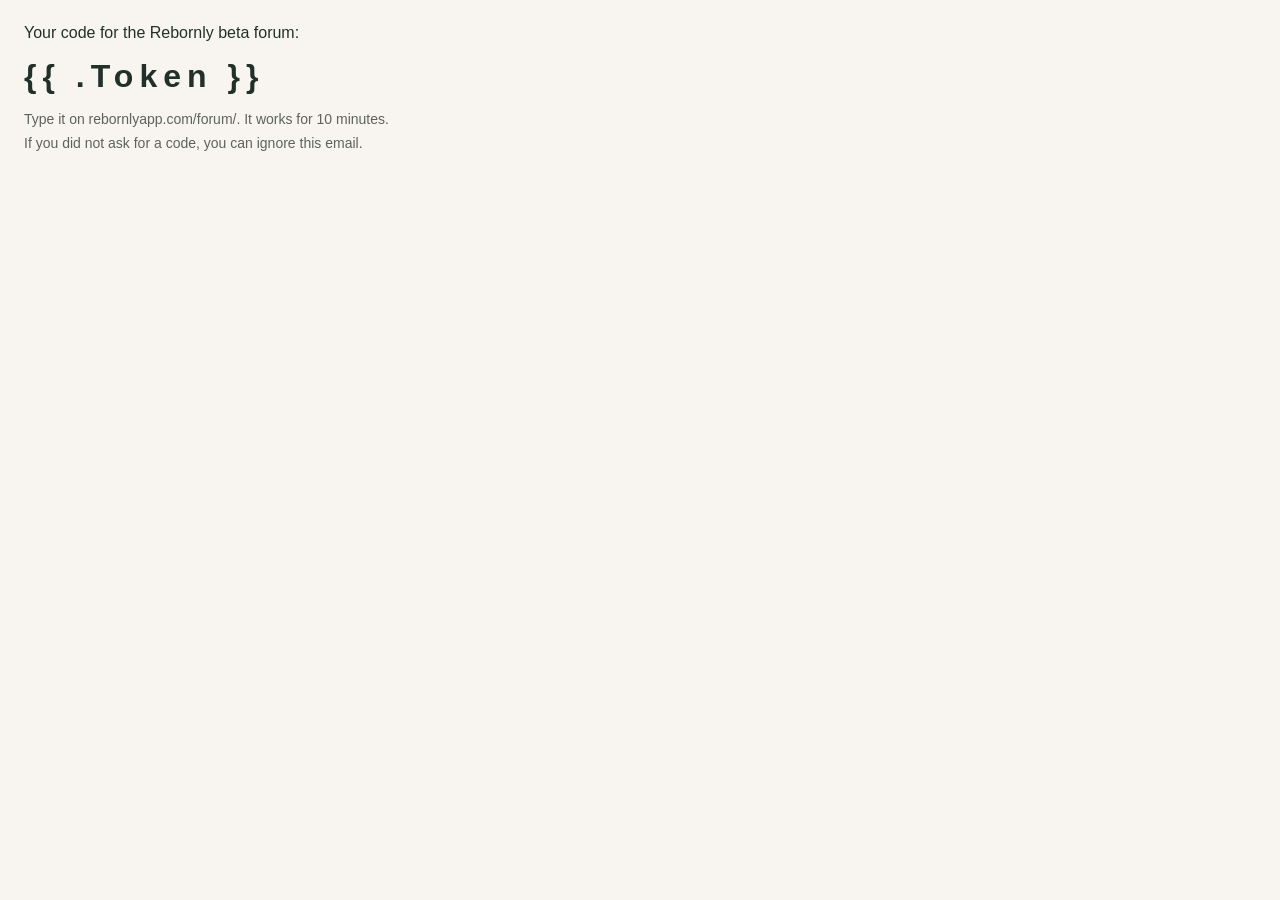
<file: supabase/templates/sign-in-code.html>
<!doctype html>
<html lang="en">
<body style="margin:0;padding:24px;background:#f8f5f0;font-family:Arial,Helvetica,sans-serif;color:#22302a;">
  <p style="margin:0 0 16px;font-size:16px;">Your code for the Rebornly beta forum:</p>
  <p style="margin:0 0 16px;font-size:32px;letter-spacing:6px;font-weight:bold;">{{ .Token }}</p>
  <p style="margin:0 0 8px;font-size:14px;color:#5e625c;">Type it on rebornlyapp.com/forum/. It works for 10 minutes.</p>
  <p style="margin:0;font-size:14px;color:#5e625c;">If you did not ask for a code, you can ignore this email.</p>
</body>
</html>
</file>
<file: forum/forum.css>
/* WEB-02: the beta forum, in the site's own tokens (see /beta/). */
:root {
  color-scheme: light;
  --ivory: #f8f5f0; --ink: #22302a; --body: #5e625c; --muted: #6e7269; --line: #e7ded6;
  --card: #ffffff; --sage: #6a7569; --sage-dark: #5b6658; --warn: #8a4b3c; --note: #f1ebe4;
  --serif: "Noto Serif", "DM Serif Display", Georgia, "Times New Roman", serif;
  --sans: Inter, Roboto, "Helvetica Neue", Arial, system-ui, -apple-system, sans-serif;
  --gutter: clamp(16px, 5vw, 72px);
}
* { box-sizing: border-box; }
html { background: var(--ivory); }
body {
  margin: 0; min-height: 100svh; display: flex; flex-direction: column;
  background: var(--ivory); color: var(--body); font-family: var(--sans);
  font-size: 17px; line-height: 1.6; -webkit-font-smoothing: antialiased;
}
[hidden] { display: none !important; }
.shell { width: min(100%, 760px); margin: 0 auto; padding-inline: var(--gutter); }
.site-header .shell { display: flex; align-items: center; justify-content: center; min-height: 74px; padding-block: 8px; }
.site-header img { width: 112px; height: auto; mix-blend-mode: multiply; display: block; }
main { flex: 1 0 auto; }
main .shell { padding-block: clamp(20px, 5vw, 48px); }
h1, h2 { font-family: var(--serif); color: var(--ink); font-weight: 400; letter-spacing: -.015em; }
h1 { margin: 0 0 14px; font-size: clamp(28px, 7vw, 38px); line-height: 1.14; overflow-wrap: anywhere; }
h2 { margin: 28px 0 10px; font-size: 22px; line-height: 1.25; }
p { margin: 0 0 14px; max-width: 62ch; }
a { color: var(--ink); }
a:focus-visible, button:focus-visible, input:focus-visible, textarea:focus-visible {
  outline: 3px solid var(--ink); outline-offset: 3px; border-radius: 4px;
}
.muted { color: var(--muted); font-size: 15px; }
.small { font-size: 14px; }

/* The signed-in bar */
.bar { display: flex; flex-wrap: wrap; align-items: center; gap: 6px 14px; margin: 0 0 22px;
  padding-bottom: 12px; border-bottom: 1px solid var(--line); font-size: 15px; }
.bar .who { margin-right: auto; color: var(--ink); }
.bar a, .bar button.link { color: var(--muted); }

/* Lists of categories and threads */
.list { list-style: none; margin: 0; padding: 0; border-top: 1px solid var(--line); }
.list li { border-bottom: 1px solid var(--line); }
.list a.row { display: block; padding: 14px 2px; text-decoration: none; color: inherit; }
.list a.row:hover .title, .list a.row:focus-visible .title { text-decoration: underline; }
.row .title { display: block; color: var(--ink); font-weight: 600; overflow-wrap: anywhere; }
.row .meta { display: block; color: var(--muted); font-size: 14px; margin-top: 2px; }
.row .desc { display: block; font-size: 15px; margin-top: 2px; }
.tag { display: inline-block; margin-left: 6px; padding: 0 8px; border-radius: 999px; background: var(--note);
  color: var(--ink); font-size: 12px; font-weight: 600; vertical-align: 2px; }
.crumbs { margin: 0 0 8px; font-size: 15px; }
.crumbs a { color: var(--muted); }

/* Posts */
.post { background: var(--card); border: 1px solid var(--line); border-radius: 14px; padding: 16px 18px; margin: 0 0 14px; }
.post header { display: flex; flex-wrap: wrap; align-items: baseline; gap: 2px 10px; margin-bottom: 8px; }
.post .author { color: var(--ink); font-weight: 600; }
.post .when { color: var(--muted); font-size: 14px; }
.post .body { white-space: pre-wrap; overflow-wrap: anywhere; color: var(--ink); margin: 0; }
.post .notice { background: var(--note); border-radius: 10px; padding: 8px 12px; font-size: 15px; margin: 0 0 10px; }
.post .gone { color: var(--muted); font-style: italic; margin: 0; }
/* Every row of link buttons, in posts, report panels, thread tools and My posts. */
.actions { display: flex; flex-wrap: wrap; gap: 4px 16px; margin-top: 12px; font-size: 14px; }
.post.is-hidden { border-style: dashed; }
/* A statement of reasons (DSA Art. 17), shown to the member it concerns. */
.statement { background: var(--note); border-radius: 10px; padding: 10px 14px; margin: 0 0 12px; font-size: 15px; }
.statement p { margin: 0 0 6px; }
.statement p:last-child { margin-bottom: 0; }
.post > .status:empty, .post > div:empty, .panel > .status:empty, .panel > div:empty { display: none; }
.buttons:not(:has(> :not([hidden]))) { display: none; }

/* Forms */
.form label { display: block; margin: 16px 0 6px; color: var(--ink); font-size: 15px; font-weight: 600; }
.form input[type=text], .form input[type=email], .form textarea, .form select {
  width: 100%; padding: 12px 14px; border: 1px solid var(--line); border-radius: 10px;
  background: #fff; color: var(--ink); font: 16px/1.45 var(--sans);
}
.form input.code { letter-spacing: .3em; font-size: 22px; max-width: 14ch; }
.form textarea { min-height: 150px; resize: vertical; }
.form .check { display: flex; align-items: flex-start; gap: 10px; font-weight: 400; color: var(--body); }
.form .check input { margin-top: 6px; accent-color: var(--ink); }
.form .hint { color: var(--muted); font-size: 14px; margin: 6px 0 0; }
.buttons { display: flex; flex-wrap: wrap; align-items: center; gap: 10px 16px; margin-top: 18px; }
.button { display: inline-flex; align-items: center; justify-content: center; min-height: 44px; padding: 0 22px;
  border: 0; border-radius: 999px; background: var(--sage); color: #fff; font: 600 15px/1 var(--sans);
  cursor: pointer; text-decoration: none; }
.button:hover { background: var(--sage-dark); }
.button.secondary { background: transparent; color: var(--ink); border: 1px solid var(--line); }
.button[disabled] { opacity: .6; cursor: progress; }
button.link { background: none; border: 0; padding: 0; font: inherit; color: var(--muted);
  text-decoration: underline; cursor: pointer; }
button.link:hover { color: var(--ink); }
button.link.danger { color: var(--warn); }
.status { min-height: 24px; margin-top: 10px; }
.status.error { color: var(--warn); }
.panel { background: var(--card); border: 1px solid var(--line); border-radius: 14px; padding: 16px 18px; margin: 0 0 14px; }
.rules { padding-left: 22px; max-width: 62ch; }
.rules li { margin: 0 0 8px; }
.table { width: 100%; border-collapse: collapse; font-size: 15px; }
.table th, .table td { text-align: left; vertical-align: top; padding: 8px 6px; border-bottom: 1px solid var(--line); overflow-wrap: anywhere; }
.table th { color: var(--ink); }
/* Addresses may break anywhere on a phone; headings and buttons never mid-word. */
.table th, .table button.link { white-space: nowrap; overflow-wrap: normal; }
.table td > .status:empty, .table td > div:empty { display: none; }

/* Footer, as on the other pages */
.site-footer .shell { padding-block: 26px; display: grid; justify-items: center; gap: 10px; text-align: center; }
.footer-links { display: flex; flex-wrap: wrap; justify-content: center; align-items: center; gap: 4px 14px; }
.footer-links a { color: var(--muted); font-size: 13px; text-decoration: none; }
.footer-links a:hover, .footer-links a:focus-visible { color: var(--ink); text-decoration: underline; }
.footer-links span { color: var(--line); }
.site-footer .copyright { margin: 0; color: var(--muted); font-size: 12px; }
.site-footer img { width: 92px; height: auto; mix-blend-mode: multiply; display: block; }
</file>
